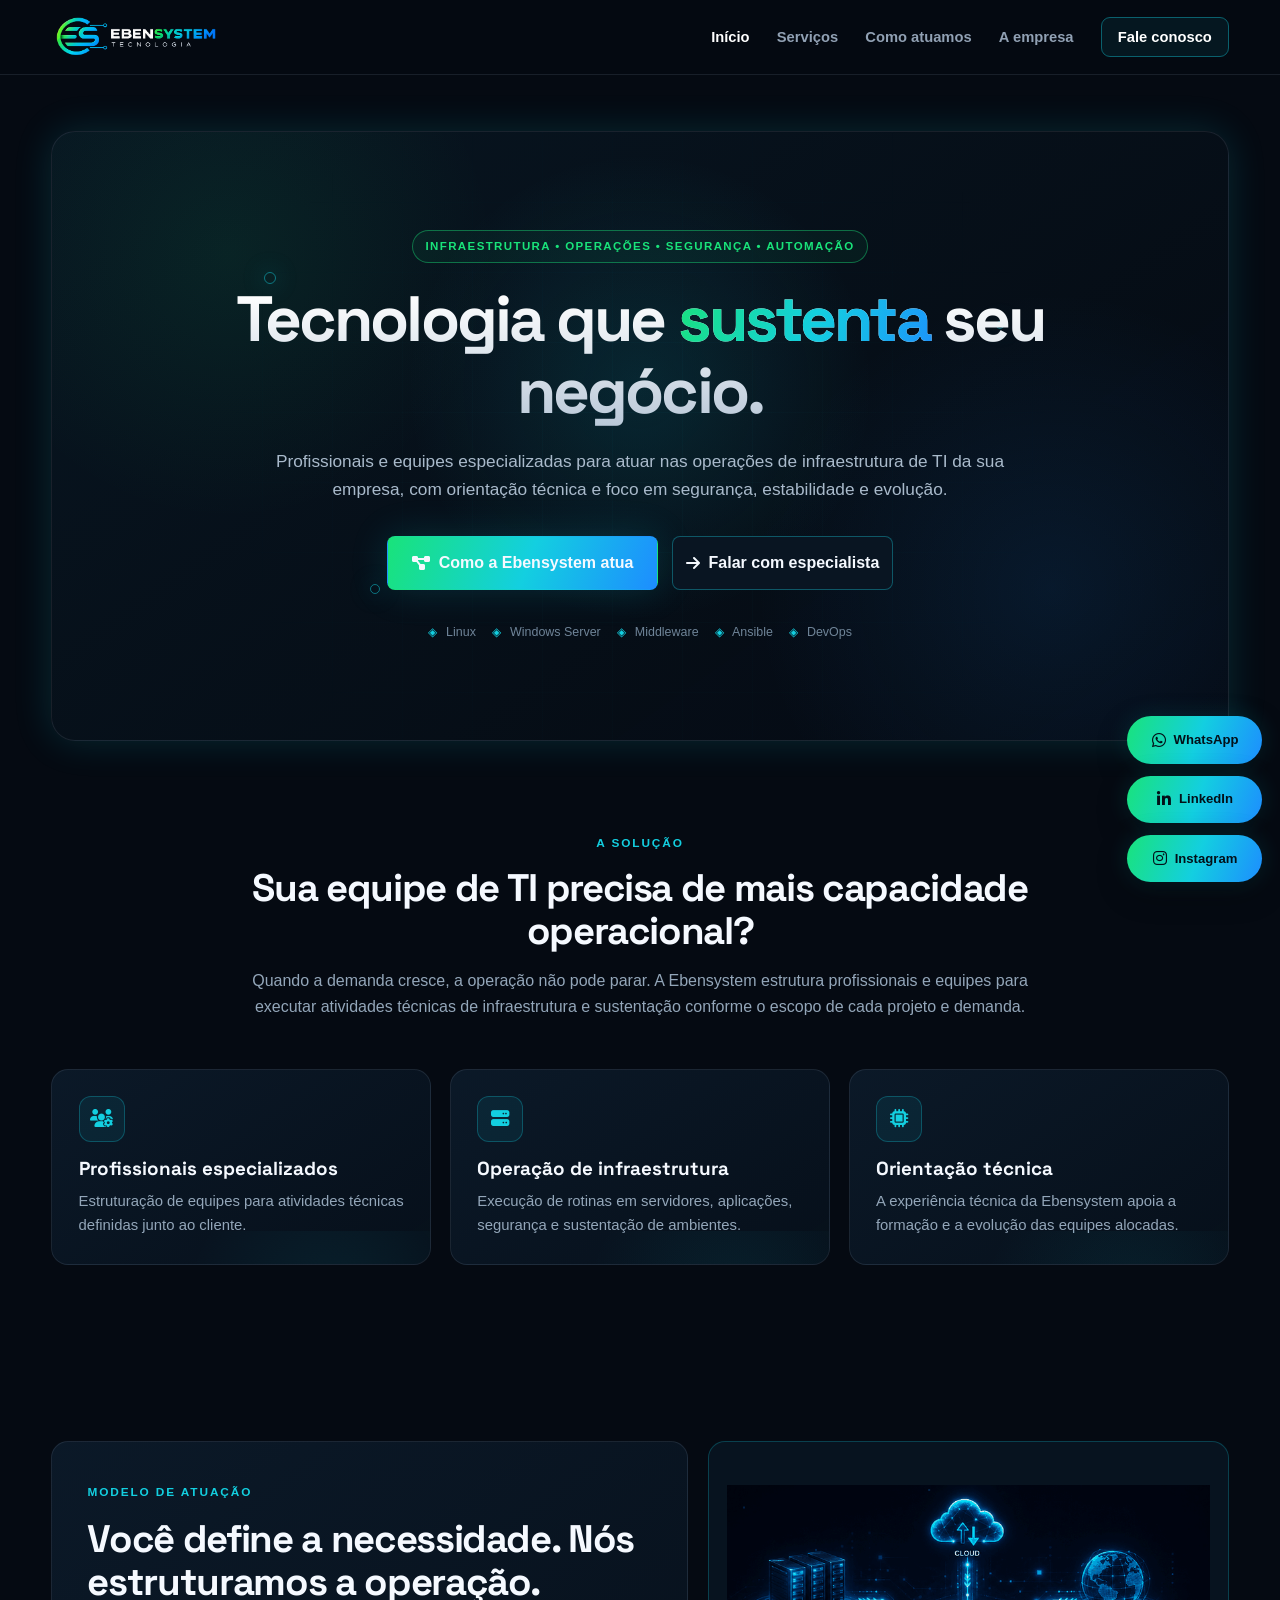
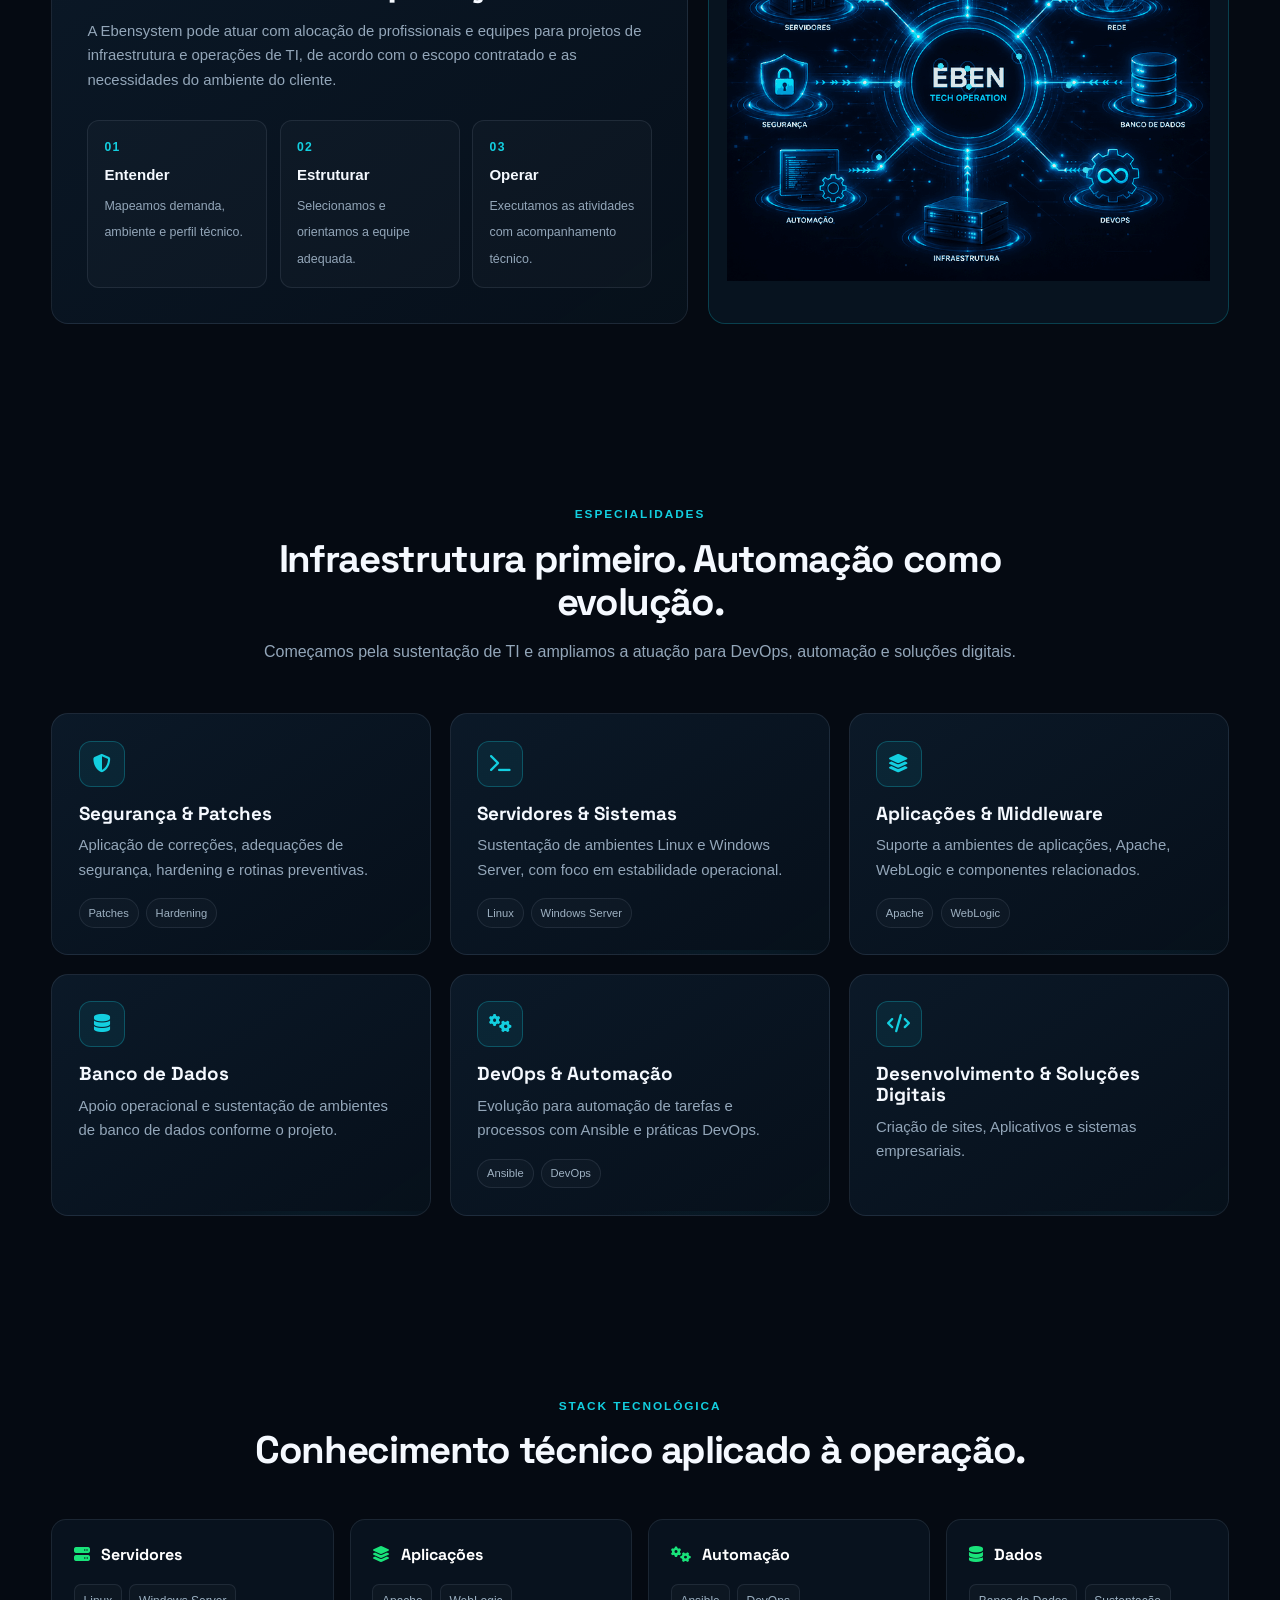
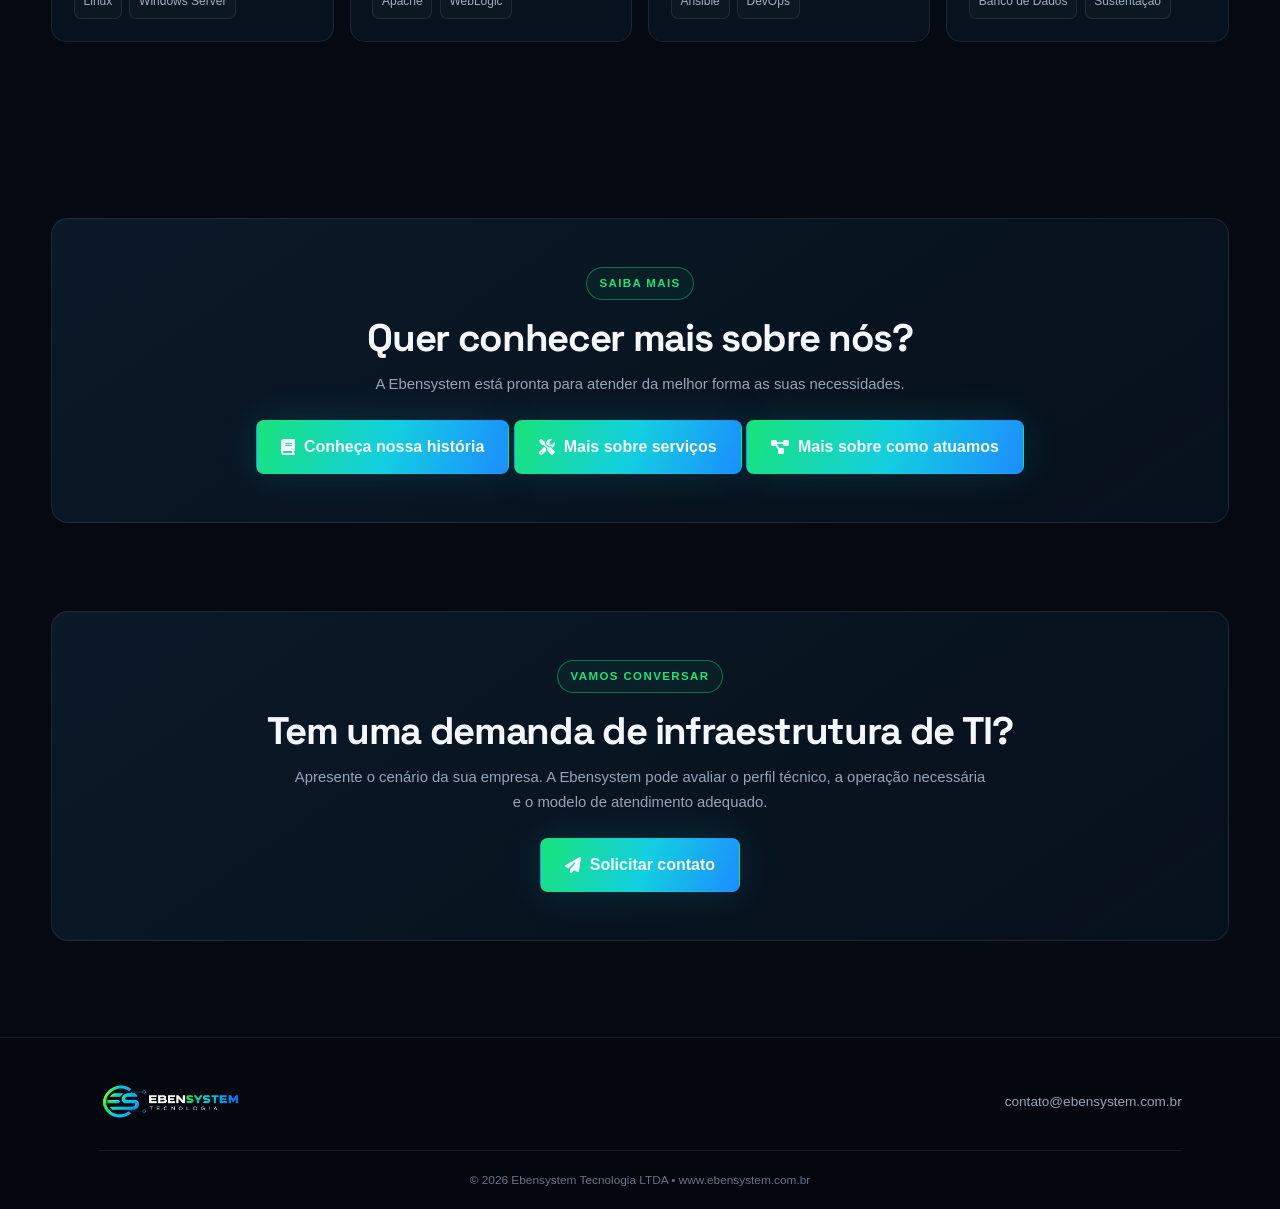
<file: index.html>
<!DOCTYPE html>
<html lang="pt-BR">
 <head>
  <meta charset="utf-8"/>
  <meta content="width=device-width, initial-scale=1.0" name="viewport"/>
  <meta name="google-site-verification" content="sRp_3C20wmaC_Twzz2tWhQx3YRv1NlEAtKKwWZ_OM18" />
  <meta content="Ebensystem Tecnologia &mdash; profissionais e equipes especializadas para opera&ccedil;&otilde;es de infraestrutura, seguran&ccedil;a, servidores, aplica&ccedil;&otilde;es e automa&ccedil;&atilde;o de TI." name="description"/>
  <title>
   Ebensystem Tecnologia | Infraestrutura e Opera&ccedil;&otilde;es de TI
  </title>
  <link href="css/style.css" rel="stylesheet"/>
  <link href="https://cdnjs.cloudflare.com/ajax/libs/font-awesome/6.4.0/css/all.min.css" rel="stylesheet"/>
 </head>
 <body>
  <header>
   <a class="logo-container" href="./">
    <img alt="Ebensystem Tecnologia" class="logo-img" src="img/logo.png"/>
   </a>
   <button aria-expanded="false" aria-label="Abrir menu" class="menu-toggle" type="button">
    <i class="fa-solid fa-bars">
    </i>
   </button>
   <nav>
    <ul>
     <li>
      <a aria-current="page" class="active" href="./">
       In&iacute;cio
      </a>
     </li>
     <li>
      <a href="./servicos/">
       Servi&ccedil;os
      </a>
     </li>
     <li>
      <a href="./clientes/">
       Como atuamos
      </a>
     </li>
     <li>
      <a href="./historia/">
       A empresa
      </a>
     </li>
     <li>
      <a class="nav-cta" href="./contato/">
       Fale conosco
      </a>
     </li>
    </ul>
   </nav>
  </header>
  <main>
   <section class="hero reveal">
    <div class="hero-grid">
    </div>
    <span class="hero-node node1">
    </span>
    <span class="hero-node node2">
    </span>
    <span class="hero-node node3">
    </span>
    <div class="hero-content">
     <span class="eyebrow">
      Infraestrutura &bull; Opera&ccedil;&otilde;es &bull; Seguran&ccedil;a &bull; Automa&ccedil;&atilde;o
     </span>
     <h1>
      Tecnologia que
      <span>
       sustenta
      </span>
      seu neg&oacute;cio.
     </h1>
     <p>
      Profissionais e equipes especializadas para atuar nas opera&ccedil;&otilde;es de infraestrutura de TI da sua empresa, com orienta&ccedil;&atilde;o t&eacute;cnica e foco em seguran&ccedil;a, estabilidade e evolu&ccedil;&atilde;o.
     </p>
     <div class="hero-actions">
      <a class="btn-primary" href="./clientes/">
       <i class="fa-solid fa-diagram-project">
       </i>
       Como a Ebensystem atua
      </a>
      <a class="btn-secondary" href="./contato/">
       <i class="fa-solid fa-arrow-right">
       </i>
       Falar com especialista
      </a>
     </div>
     <div class="hero-techline">
      <span>
       Linux
      </span>
      <span>
       Windows Server
      </span>
      <span>
       Middleware
      </span>
      <span>
       Ansible
      </span>
      <span>
       DevOps
      </span>
     </div>
    </div>
   </section>
   <section class="section">
    <div class="section-head">
     <span class="section-kicker">
      A Solução
     </span>
     <h2>
      Sua equipe de TI precisa de mais capacidade operacional?
     </h2>
     <p>
      Quando a demanda cresce, a opera&ccedil;&atilde;o n&atilde;o pode parar. A Ebensystem estrutura profissionais e equipes para executar atividades t&eacute;cnicas de infraestrutura e sustenta&ccedil;&atilde;o conforme o escopo de cada projeto e demanda.
     </p>
    </div>
    <div class="grid-3">
     <div class="card reveal">
      <div class="card-icon">
       <i class="fa-solid fa-users-gear">
       </i>
      </div>
      <h3>
       Profissionais especializados
      </h3>
      <p>
       Estrutura&ccedil;&atilde;o de equipes para atividades t&eacute;cnicas definidas junto ao cliente.
      </p>
     </div>
     <div class="card reveal delay-1">
      <div class="card-icon">
       <i class="fa-solid fa-server">
       </i>
      </div>
      <h3>
       Opera&ccedil;&atilde;o de infraestrutura
      </h3>
      <p>
       Execu&ccedil;&atilde;o de rotinas em servidores, aplica&ccedil;&otilde;es, seguran&ccedil;a e sustenta&ccedil;&atilde;o de ambientes.
      </p>
     </div>
     <div class="card reveal delay-2">
      <div class="card-icon">
       <i class="fa-solid fa-microchip">
       </i>
      </div>
      <h3>
       Orienta&ccedil;&atilde;o t&eacute;cnica
      </h3>
      <p>
       A experi&ecirc;ncia t&eacute;cnica da Ebensystem apoia a forma&ccedil;&atilde;o e a evolu&ccedil;&atilde;o das equipes alocadas.
      </p>
     </div>
    </div>
   </section>
   <section class="section" id="modelo">
    <div class="model">
     <div class="card model-main">
      <span class="section-kicker">
       Modelo de atua&ccedil;&atilde;o
      </span>
      <h2>
       Voc&ecirc; define a necessidade. N&oacute;s estruturamos a opera&ccedil;&atilde;o.
      </h2>
      <p>
       A Ebensystem pode atuar com aloca&ccedil;&atilde;o de profissionais e equipes para projetos de infraestrutura e opera&ccedil;&otilde;es de TI, de acordo com o escopo contratado e as necessidades do ambiente do cliente.
      </p>
      <div class="model-steps">
       <div class="step">
        <b>
         01
        </b>
        <strong>
         Entender
        </strong>
        <span>
         Mapeamos demanda, ambiente e perfil t&eacute;cnico.
        </span>
       </div>
       <div class="step">
        <b>
         02
        </b>
        <strong>
         Estruturar
        </strong>
        <span>
         Selecionamos e orientamos a equipe adequada.
        </span>
       </div>
       <div class="step">
        <b>
         03
        </b>
        <strong>
         Operar
        </strong>
        <span>
         Executamos as atividades com acompanhamento t&eacute;cnico.
        </span>
       </div>
      </div>
     </div>
     <div class="tech-panel" style="display:flex;align-items:center;justify-content:center;overflow:hidden;padding:18px;box-sizing:border-box;">

      <img

       src="img/ebensystem-tech-operation-8s.gif"

       alt="Ebensystem Tech Operation"

       style="display:block;width:100%;height:100%;max-width:100%;max-height:100%;object-fit:contain;object-position:center;border-radius:16px;"

      />

     </div>
    </div>
   </section>
   <section class="section">
    <div class="section-head">
     <span class="section-kicker">
      Especialidades
     </span>
     <h2>
      Infraestrutura primeiro. Automa&ccedil;&atilde;o como evolu&ccedil;&atilde;o.
     </h2>
     <p>
      Come&ccedil;amos pela sustenta&ccedil;&atilde;o de TI e ampliamos a atua&ccedil;&atilde;o para DevOps, automa&ccedil;&atilde;o e solu&ccedil;&otilde;es digitais.
     </p>
    </div>
    <div class="grid-3">
     <div class="card">
      <div class="card-icon">
       <i class="fa-solid fa-shield-halved">
       </i>
      </div>
      <h3>
       Seguran&ccedil;a &amp; Patches
      </h3>
      <p>
       Aplica&ccedil;&atilde;o de corre&ccedil;&otilde;es, adequa&ccedil;&otilde;es de seguran&ccedil;a, hardening e rotinas preventivas.
      </p>
      <div class="tech-badge-list">
       <span class="tech-badge">
        Patches
       </span>
       <span class="tech-badge">
        Hardening
       </span>
      </div>
     </div>
     <div class="card">
      <div class="card-icon">
       <i class="fa-solid fa-terminal">
       </i>
      </div>
      <h3>
       Servidores &amp; Sistemas
      </h3>
      <p>
       Sustenta&ccedil;&atilde;o de ambientes Linux e Windows Server, com foco em estabilidade operacional.
      </p>
      <div class="tech-badge-list">
       <span class="tech-badge">
        Linux
       </span>
       <span class="tech-badge">
        Windows Server
       </span>
      </div>
     </div>
     <div class="card">
      <div class="card-icon">
       <i class="fa-solid fa-layer-group">
       </i>
      </div>
      <h3>
       Aplica&ccedil;&otilde;es &amp; Middleware
      </h3>
      <p>
       Suporte a ambientes de aplica&ccedil;&otilde;es, Apache, WebLogic e componentes relacionados.
      </p>
      <div class="tech-badge-list">
       <span class="tech-badge">
        Apache
       </span>
       <span class="tech-badge">
        WebLogic
       </span>
      </div>
     </div>
     <div class="card">
      <div class="card-icon">
       <i class="fa-solid fa-database">
       </i>
      </div>
      <h3>
       Banco de Dados
      </h3>
      <p>
       Apoio operacional e sustenta&ccedil;&atilde;o de ambientes de banco de dados conforme o projeto.
      </p>
     </div>
     <div class="card">
      <div class="card-icon">
       <i class="fa-solid fa-gears">
       </i>
      </div>
      <h3>
       DevOps &amp; Automa&ccedil;&atilde;o
      </h3>
      <p>
       Evolu&ccedil;&atilde;o para automa&ccedil;&atilde;o de tarefas e processos com Ansible e pr&aacute;ticas DevOps.
      </p>
      <div class="tech-badge-list">
       <span class="tech-badge">
        Ansible
       </span>
       <span class="tech-badge">
        DevOps
       </span>
      </div>
     </div>
      <a href="../produtos/" class="card" style="display:block; text-decoration:none; color:inherit;">
      <div class="card-icon">
        <i class="fa-solid fa-code"></i>
      </div>
      <h3>
        Desenvolvimento &amp; Soluções Digitais
      </h3>
      <p>
        Criação de sites, Aplicativos e sistemas empresariais.
      </p>
     </a>
     </div>
    </div>
   </section>
   <section class="section">
    <div class="section-head">
     <span class="section-kicker">
      Stack tecnol&oacute;gica
     </span>
     <h2>
      Conhecimento t&eacute;cnico aplicado &agrave; opera&ccedil;&atilde;o.
     </h2>
    </div>
    <div class="tech-stack">
     <div class="tech-category">
      <h4>
       <i class="fa-solid fa-server">
       </i>
       Servidores
      </h4>
      <div class="tech-list">
       <span class="tech-item">
        Linux
       </span>
       <span class="tech-item">
        Windows Server
       </span>
      </div>
     </div>
     <div class="tech-category">
      <h4>
       <i class="fa-solid fa-layer-group">
       </i>
       Aplica&ccedil;&otilde;es
      </h4>
      <div class="tech-list">
       <span class="tech-item">
        Apache
       </span>
       <span class="tech-item">
        WebLogic
       </span>
      </div>
     </div>
     <div class="tech-category">
      <h4>
       <i class="fa-solid fa-gears">
       </i>
       Automa&ccedil;&atilde;o
      </h4>
      <div class="tech-list">
       <span class="tech-item">
        Ansible
       </span>
       <span class="tech-item">
        DevOps
       </span>
      </div>
     </div>
     <div class="tech-category">
      <h4>
       <i class="fa-solid fa-database">
       </i>
       Dados
      </h4>
      <div class="tech-list">
       <span class="tech-item">
        Banco de Dados
       </span>
       <span class="tech-item">
        Sustenta&ccedil;&atilde;o
       </span>
      </div>
     </div>
    </div>
   </section>
   <section class="section">
    <div class="card" style="text-align:center;padding:3rem 1.5rem">
     <span class="tech-tag">
      SAIBA MAIS
     </span>
     <h2 style="margin:1rem 0 .8rem">
      Quer conhecer mais sobre nós?
     </h2>
     <p class="muted" style="max-width:700px;margin:0 auto 1.5rem">
      A Ebensystem está pronta para atender da melhor forma as suas necessidades.
     </p>
     <a class="btn-primary" href="./historia/">
      <i class="fa-solid fa-book"></i>
      </i>
      Conheça nossa história
     </a>
       </a>
       <a class="btn-primary" href="./servicos/">
       <i class="fa-solid fa-screwdriver-wrench"></i>
       </i> 
       Mais sobre serviços
      </a>
       <a class="btn-primary" href="./clientes/">
       <i class="fa-solid fa-diagram-project">
       </i>
       Mais sobre como atuamos
      </a>
    </div>
    
   </section>

   </div>
    <div class="card" style="text-align:center;padding:3rem 1.5rem">
        <span class="tech-tag">
      VAMOS CONVERSAR
     </span>
     <h2 style="margin:1rem 0 .8rem">
      Tem uma demanda de infraestrutura de TI?
     </h2>
     <p class="muted" style="max-width:700px;margin:0 auto 1.5rem">
      Apresente o cen&aacute;rio da sua empresa. A Ebensystem pode avaliar o perfil t&eacute;cnico, a opera&ccedil;&atilde;o necess&aacute;ria e o modelo de atendimento adequado.
     </p>
     <a class="btn-primary" href="./contato/">
      <i class="fa-solid fa-paper-plane">
      </i>
      Solicitar contato
     </a>
      </a>
    </div>
    
  </main>
  <footer>
   <div class="footer-content">
    <a class="logo-container" href="./">
     <img alt="Ebensystem Tecnologia" class="logo-img" src="img/logo.png"/>
    </a>
    <p class="footer-mail">
     contato@ebensystem.com.br
    </p>
   </div>
   <div class="footer-bottom">
    &copy; 2026 Ebensystem Tecnologia LTDA &bull; www.ebensystem.com.br
   </div>
  </footer>

<!-- BOTÕES FLUTUANTES -->
<div class="botoes-flutuantes">

  <!-- WhatsApp -->
  <a
    class="btn-flutuante btn-whatsapp"
    href="https://wa.me/5551997706395"
    target="_blank"
    rel="noopener noreferrer"
    title="Falar com a Ebensystem pelo WhatsApp"
    aria-label="WhatsApp da Ebensystem"
  >
    <i class="fa-brands fa-whatsapp"></i>
    <span>WhatsApp</span>
  </a>

  <!-- LinkedIn -->
  <a
    class="btn-flutuante btn-linkedin"
    href="https://www.linkedin.com/company/ebensystem/"
    target="_blank"
    rel="noopener noreferrer"
    title="Siga a Ebensystem no LinkedIn"
    aria-label="LinkedIn da Ebensystem"
  >
    <i class="fa-brands fa-linkedin-in"></i>
    <span>LinkedIn</span>
  </a>

  <!-- Instagram -->
  <a
    class="btn-flutuante btn-instagram"
    href="https://www.instagram.com/ebensystem/"
    target="_blank"
    rel="noopener noreferrer"
    title="Siga a Ebensystem no Instagram"
    aria-label="Instagram da Ebensystem"
  >
    <i class="fa-brands fa-instagram"></i>
    <span>Instagram</span>
  </a>

</div>

<script src="app.js"></script>

</body>
</html>
</file>
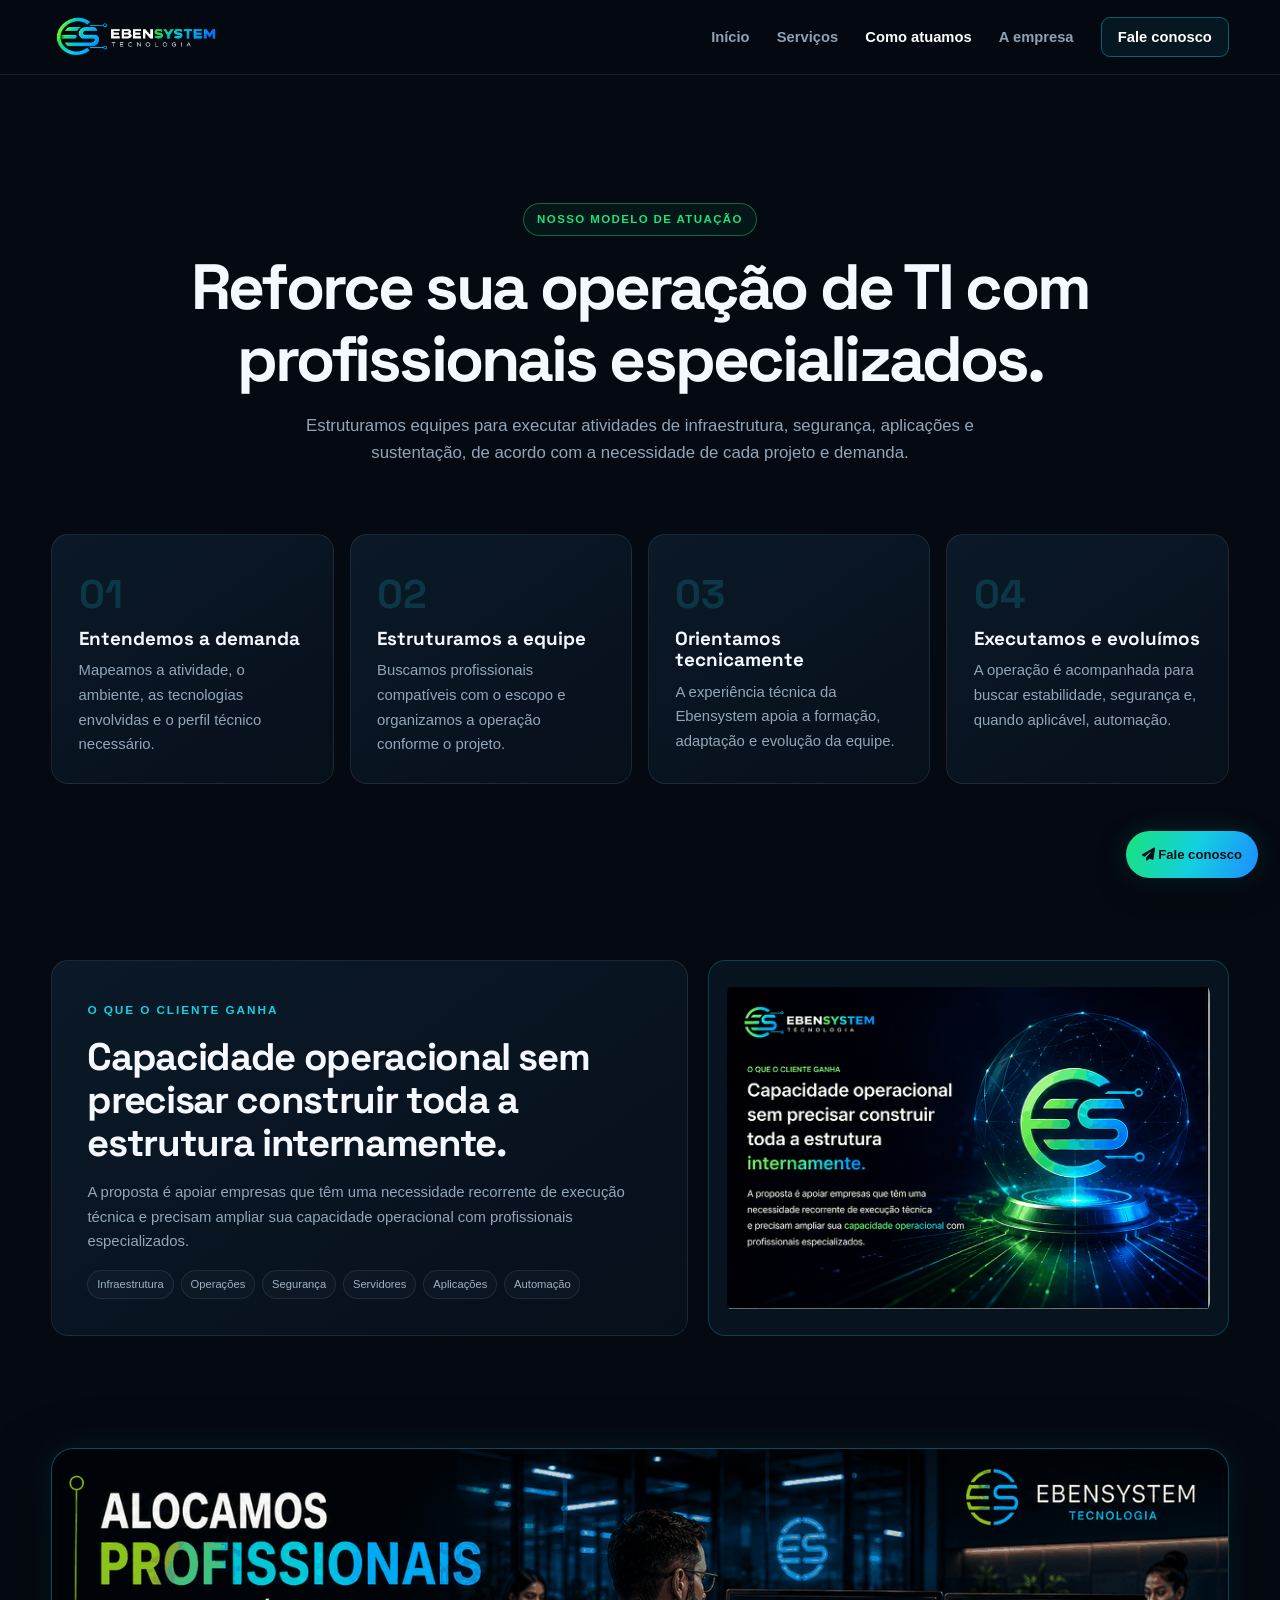
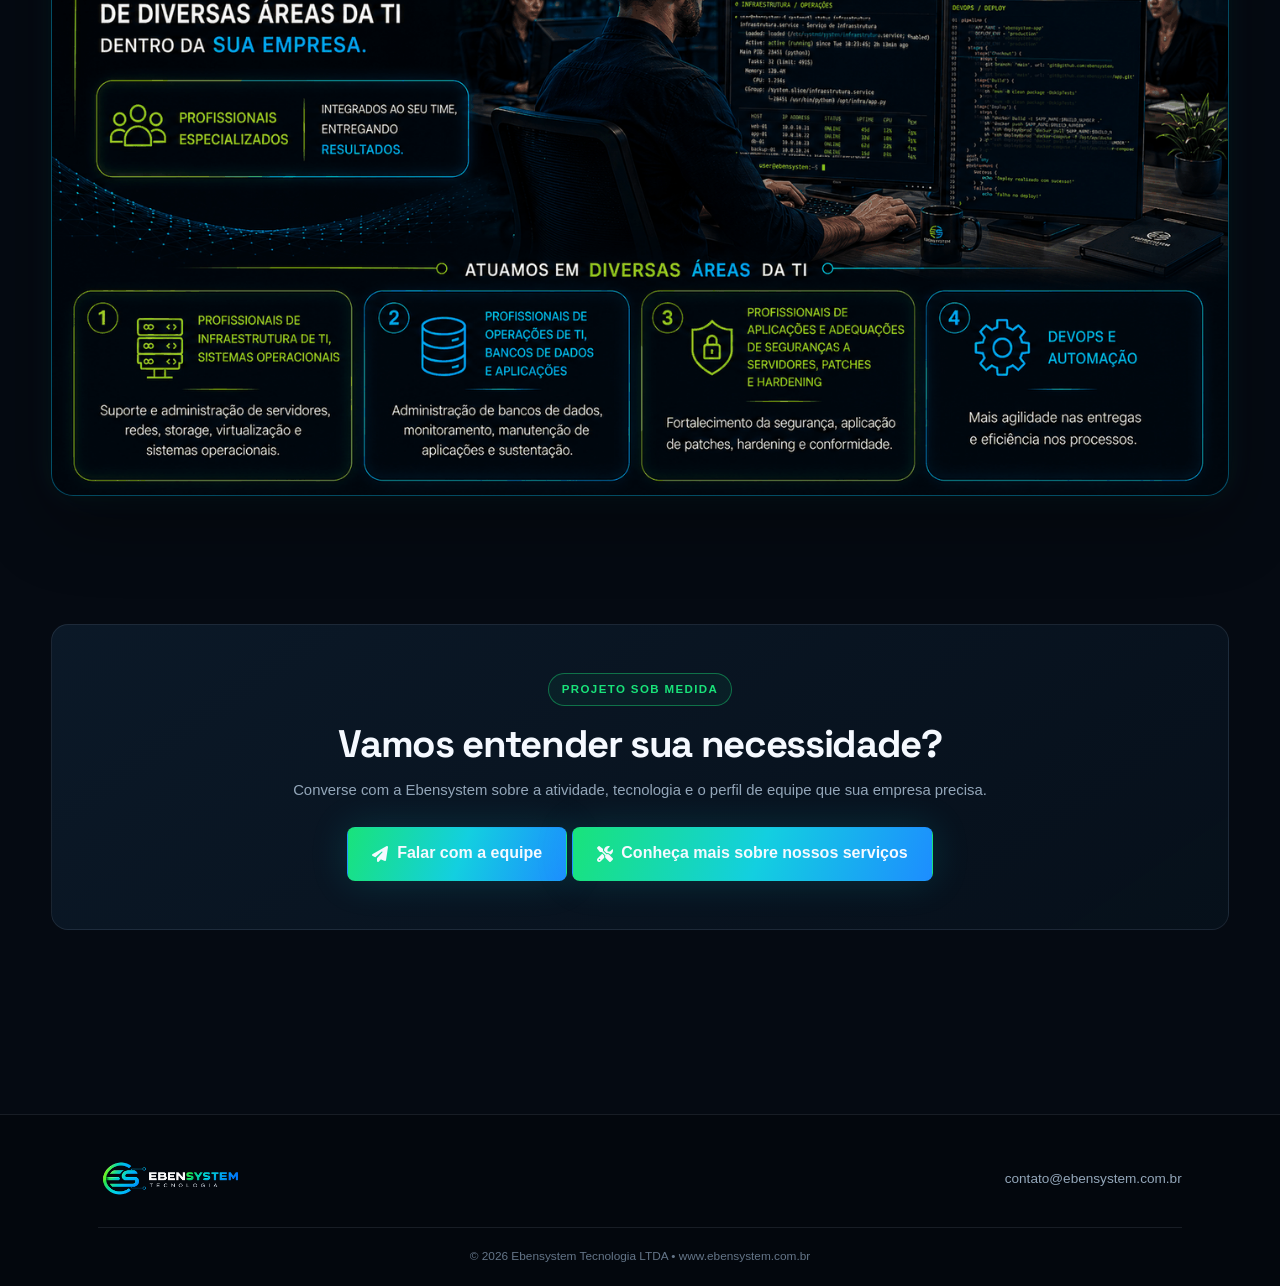
<file: clientes/index.html>
<!DOCTYPE html>

<html lang="pt-BR">

<head>

  <meta charset="utf-8"/>

  <meta
    content="width=device-width, initial-scale=1.0"
    name="viewport"
  />

  <meta
    content="Como a Ebensystem estrutura profissionais e equipes para opera&ccedil;&otilde;es de infraestrutura de TI."
    name="description"
  />

  <title>
    Ebensystem Tecnologia | Como Atuamos
  </title>

  <link
    href="../css/style.css"
    rel="stylesheet"
  />

  <link
    href="https://cdnjs.cloudflare.com/ajax/libs/font-awesome/6.4.0/css/all.min.css"
    rel="stylesheet"
  />

</head>


<body>


  <!-- ========================================
       CABEÇALHO
  ========================================= -->

  <header>

    <a class="logo-container" href="../">

      <img
        alt="Ebensystem Tecnologia"
        class="logo-img"
        src="../img/logo.png"
      />

    </a>


    <button
      aria-expanded="false"
      aria-label="Abrir menu"
      class="menu-toggle"
      type="button"
    >

      <i class="fa-solid fa-bars"></i>

    </button>


    <nav>

      <ul>

        <li>

          <a href="../">
            In&iacute;cio
          </a>

        </li>


        <li>

          <a href="../servicos/">
            Servi&ccedil;os
          </a>

        </li>


        <li>

          <a
            aria-current="page"
            class="active"
            href="../clientes/"
          >
            Como atuamos
          </a>

        </li>


        <li>

          <a href="../historia/">
            A empresa
          </a>

        </li>


        <li>

          <a
            class="nav-cta"
            href="../contato/"
          >
            Fale conosco
          </a>

        </li>

      </ul>

    </nav>

  </header>



  <!-- ========================================
       CONTEÚDO PRINCIPAL
  ========================================= -->

  <main>



    <!-- ========================================
         HERO
    ========================================= -->

    <section class="page-hero">

      <span class="eyebrow">
        Nosso modelo de atua&ccedil;&atilde;o
      </span>


      <h1>
        Reforce sua opera&ccedil;&atilde;o de TI com profissionais especializados.
      </h1>


      <p>
        Estruturamos equipes para executar atividades de infraestrutura,
        seguran&ccedil;a, aplica&ccedil;&otilde;es e sustenta&ccedil;&atilde;o,
        de acordo com a necessidade de cada projeto e demanda.
      </p>

    </section>



    <!-- ========================================
         ETAPAS DO MODELO
    ========================================= -->

    <section
      class="section"
      style="padding-top:1rem"
    >

      <div class="timeline">


        <!-- ETAPA 01 -->

        <div class="card">

          <div class="num">
            01
          </div>

          <h3>
            Entendemos a demanda
          </h3>

          <p>
            Mapeamos a atividade, o ambiente, as tecnologias envolvidas
            e o perfil t&eacute;cnico necess&aacute;rio.
          </p>

        </div>



        <!-- ETAPA 02 -->

        <div class="card">

          <div class="num">
            02
          </div>

          <h3>
            Estruturamos a equipe
          </h3>

          <p>
            Buscamos profissionais compat&iacute;veis com o escopo
            e organizamos a opera&ccedil;&atilde;o conforme o projeto.
          </p>

        </div>



        <!-- ETAPA 03 -->

        <div class="card">

          <div class="num">
            03
          </div>

          <h3>
            Orientamos tecnicamente
          </h3>

          <p>
            A experi&ecirc;ncia t&eacute;cnica da Ebensystem apoia
            a forma&ccedil;&atilde;o, adapta&ccedil;&atilde;o
            e evolu&ccedil;&atilde;o da equipe.
          </p>

        </div>



        <!-- ETAPA 04 -->

        <div class="card">

          <div class="num">
            04
          </div>

          <h3>
            Executamos e evolu&iacute;mos
          </h3>

          <p>
            A opera&ccedil;&atilde;o &eacute; acompanhada para buscar
            estabilidade, seguran&ccedil;a e, quando aplic&aacute;vel,
            automa&ccedil;&atilde;o.
          </p>

        </div>


      </div>

    </section>



    <!-- ========================================
         O QUE O CLIENTE GANHA + GIF
    ========================================= -->

    <section class="section">

      <div class="model">


        <!-- LADO ESQUERDO -->

        <div class="card model-main">

          <span class="section-kicker">
            O que o cliente ganha
          </span>


          <h2>
            Capacidade operacional sem precisar construir toda a estrutura internamente.
          </h2>


          <p>
            A proposta &eacute; apoiar empresas que t&ecirc;m uma
            necessidade recorrente de execu&ccedil;&atilde;o t&eacute;cnica
            e precisam ampliar sua capacidade operacional com
            profissionais especializados.
          </p>


          <div class="tech-badge-list">

            <span class="tech-badge">
              Infraestrutura
            </span>

            <span class="tech-badge">
              Opera&ccedil;&otilde;es
            </span>

            <span class="tech-badge">
              Seguran&ccedil;a
            </span>

            <span class="tech-badge">
              Servidores
            </span>

            <span class="tech-badge">
              Aplica&ccedil;&otilde;es
            </span>

            <span class="tech-badge">
              Automa&ccedil;&atilde;o
            </span>

          </div>

        </div>



        <!-- ====================================
             LADO DIREITO - EBEN TECH OPERATION
        ===================================== -->

        <div
          class="tech-panel"
          style="
            display:flex;
            align-items:center;
            justify-content:center;
            overflow:hidden;
            padding:18px;
            box-sizing:border-box;
          "
        >

          <img
            src="../img/gif-page.gif"
            alt="Ebensystem Tech Operation"
            style="
              display:block;
              width:100%;
              height:100%;
              max-width:100%;
              max-height:100%;
              object-fit:contain;
              object-position:center;
              border-radius:16px;
            "
          />

        </div>


      </div>

    </section>



    <!-- ========================================
         NOVO BANNER ANIMADO
         ALOCAÇÃO DE PROFISSIONAIS DE TI
    ========================================= -->

    <section
      class="section reveal"
      style="
        padding-top:1.5rem;
        padding-bottom:2.5rem;
      "
    >

      <div
        style="
          width:100%;
          max-width:1400px;
          margin:0 auto;
          position:relative;
          overflow:hidden;
          border-radius:22px;

          background:
            linear-gradient(
              135deg,
              rgba(4,15,27,.98),
              rgba(4,24,39,.98)
            );

          border:
            1px solid rgba(0,210,255,.30);

          box-shadow:
            0 25px 70px rgba(0,0,0,.40),
            0 0 35px rgba(0,200,255,.07),
            0 0 20px rgba(80,255,70,.04);

          box-sizing:border-box;
        "
      >

        <img
          src="../img/banner-site.gif"
          alt="Ebensystem Tecnologia - Profissionais especializados de TI"
          loading="lazy"
          style="
            display:block;
            width:100%;
            height:auto;
            max-width:100%;
            object-fit:contain;
            object-position:center;
            border-radius:22px;
          "
        />

      </div>

    </section>



    <!-- ========================================
         CHAMADA PARA CONTATO
    ========================================= -->

    <section class="section">

      <div
        class="card"
        style="
          text-align:center;
          padding:3rem 1.5rem;
        "
      >

        <span class="tech-tag">
          PROJETO SOB MEDIDA
        </span>


        <h2 style="margin:1rem 0 .8rem">
          Vamos entender sua necessidade?
        </h2>


        <p
          class="muted"
          style="
            max-width:700px;
            margin:0 auto 1.5rem;
          "
        >

          Converse com a Ebensystem sobre a atividade,
          tecnologia e o perfil de equipe que sua empresa precisa.

        </p>



        <!-- BOTÃO CONTATO -->

        <a
          class="btn-primary"
          href="../contato/"
        >

          <i class="fa-solid fa-paper-plane"></i>

          Falar com a equipe

        </a>



        <!-- BOTÃO SERVIÇOS -->

        <a
          class="btn-primary"
          href="../servicos/"
        >

          <i class="fa-solid fa-screwdriver-wrench"></i>

          Conhe&ccedil;a mais sobre nossos servi&ccedil;os

        </a>


      </div>

    </section>


  </main>



  <!-- ========================================
       RODAPÉ
  ========================================= -->

  <footer>

    <div class="footer-content">

      <a
        class="logo-container"
        href="../"
      >

        <img
          alt="Ebensystem Tecnologia"
          class="logo-img"
          src="../img/logo.png"
        />

      </a>


      <p class="footer-mail">
        contato@ebensystem.com.br
      </p>

    </div>


    <div class="footer-bottom">

      &copy; 2026 Ebensystem Tecnologia LTDA
      &bull;
      www.ebensystem.com.br

    </div>

  </footer>



  <!-- ========================================
       BOTÃO FLUTUANTE
  ========================================= -->

  <a
    class="btn-flutuante"
    href="../contato/"
    title="Falar com a Ebensystem"
  >

    <i class="fa-solid fa-paper-plane"></i>

    <span>
      Fale conosco
    </span>

  </a>



  <!-- ========================================
       JAVASCRIPT
  ========================================= -->

  <script src="../app.js"></script>


</body>

</html>
</file>
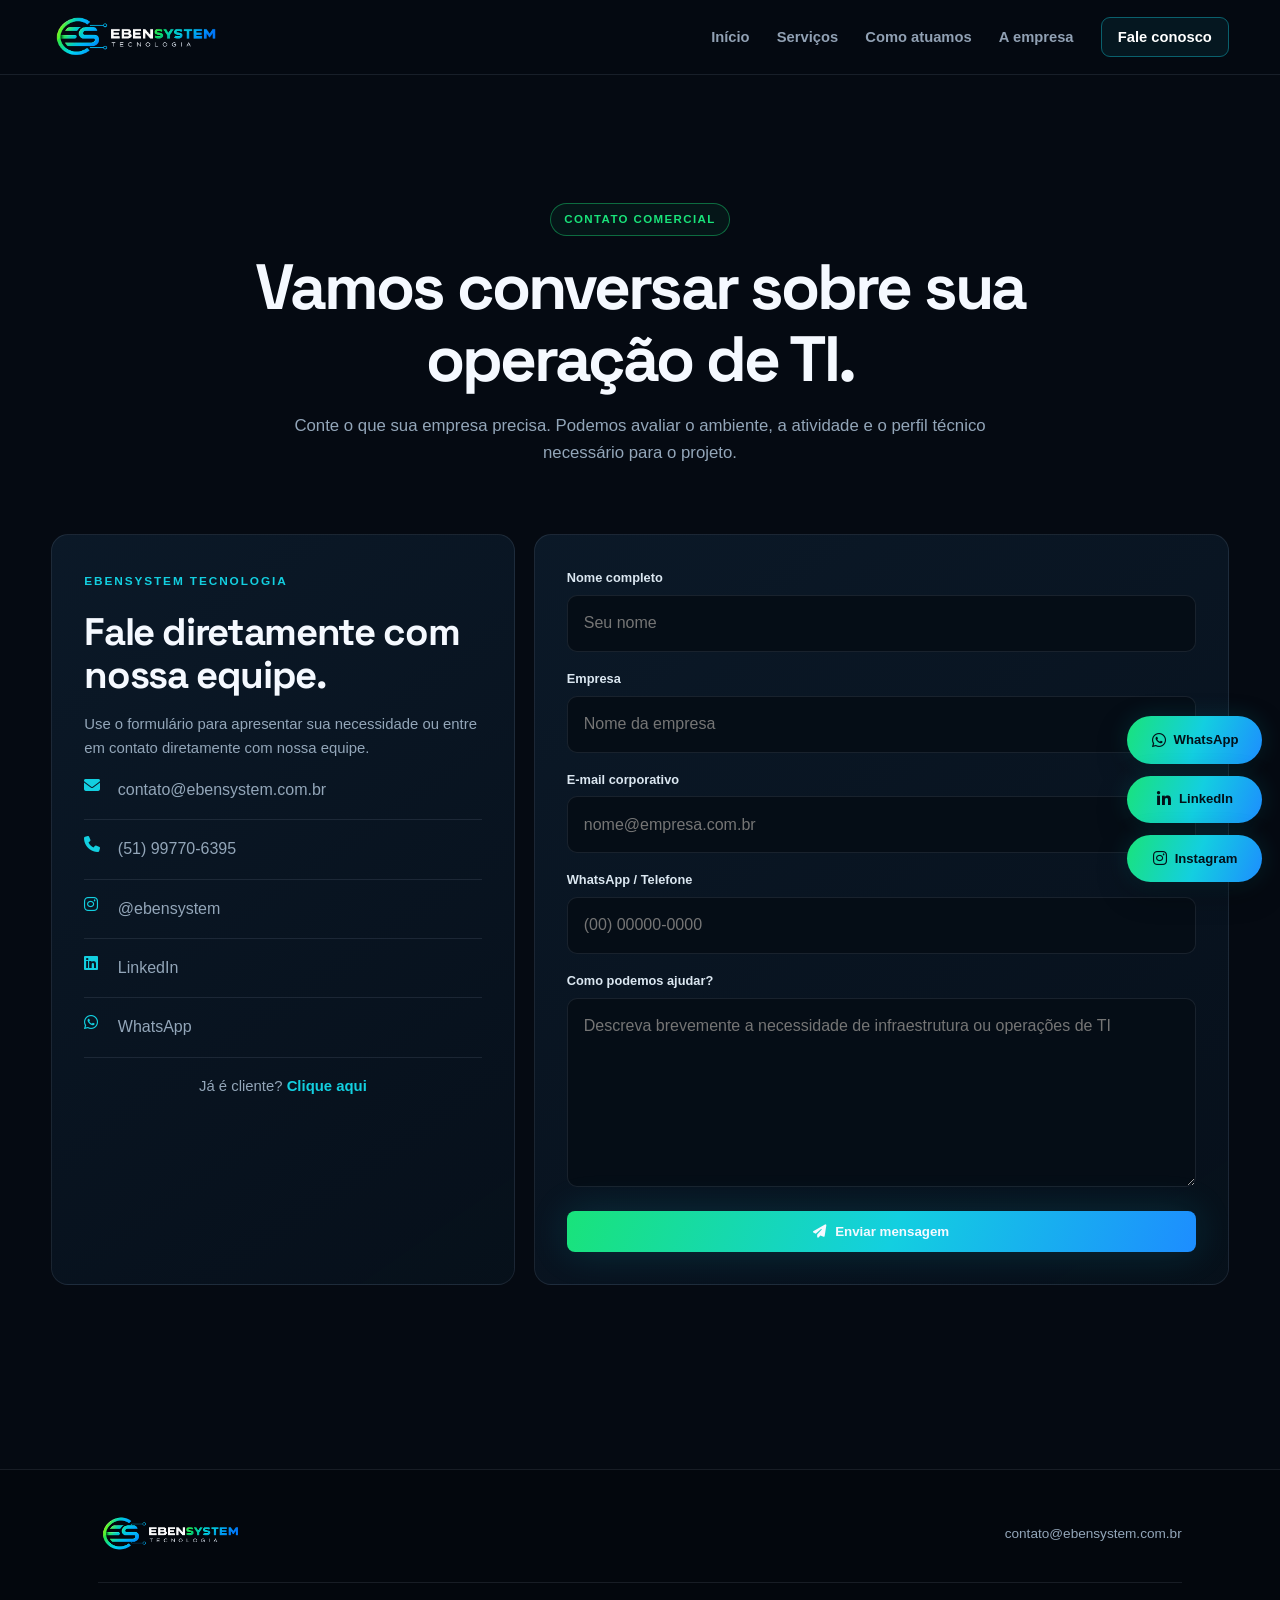
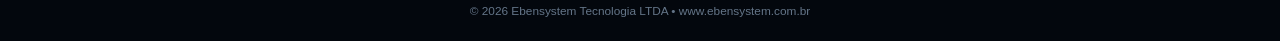
<file: contato/index.html>
<!DOCTYPE html>
<html lang="pt-BR">
 <head>
  <meta charset="utf-8"/>
  <meta content="width=device-width, initial-scale=1.0" name="viewport"/>
  <meta content="Entre em contato com a Ebensystem Tecnologia para demandas de infraestrutura e opera&ccedil;&otilde;es de TI." name="description"/>
  <title>
   Ebensystem Tecnologia | Contato
  </title>

  <link href="../css/style.css" rel="stylesheet"/>
  <link href="../css/auth.css" rel="stylesheet"/>

  <link
   href="https://cdnjs.cloudflare.com/ajax/libs/font-awesome/6.4.0/css/all.min.css"
   rel="stylesheet"
  />
 </head>

 <body>

  <header>

   <a class="logo-container" href="../">
    <img
     alt="Ebensystem Tecnologia"
     class="logo-img"
     src="../img/logo.png"
    />
   </a>

   <button
    aria-expanded="false"
    aria-label="Abrir menu"
    class="menu-toggle"
    type="button"
   >
    <i class="fa-solid fa-bars"></i>
   </button>

   <nav>
    <ul>

     <li>
      <a href="../">
       In&iacute;cio
      </a>
     </li>

     <li>
      <a href="../servicos/">
       Servi&ccedil;os
      </a>
     </li>

     <li>
      <a href="../clientes/">
       Como atuamos
      </a>
     </li>

     <li>
      <a href="../historia/">
       A empresa
      </a>
     </li>

     <li>
      <a
       aria-current="page"
       class="active nav-cta"
       href="../contato/"
      >
       Fale conosco
      </a>
     </li>

    </ul>
   </nav>

  </header>


  <main>

   <section class="page-hero">

    <span class="eyebrow">
     Contato comercial
    </span>

    <h1>
     Vamos conversar sobre sua opera&ccedil;&atilde;o de TI.
    </h1>

    <p>
     Conte o que sua empresa precisa. Podemos avaliar o ambiente,
     a atividade e o perfil t&eacute;cnico necess&aacute;rio para o projeto.
    </p>

   </section>


   <section class="section" style="padding-top:1rem">

    <div class="contact-grid">

     <!-- ===============================
          INFORMAÇÕES DE CONTATO
     ================================ -->

<div class="card contact-info">

  <span class="section-kicker">
    Ebensystem Tecnologia
  </span>

  <h2>
    Fale diretamente com nossa equipe.
  </h2>

  <p class="muted">
    Use o formulário para apresentar sua necessidade
    ou entre em contato diretamente com nossa equipe.
  </p>

  <!-- E-MAIL -->
  <div class="contact-item">
    <i class="fa-solid fa-envelope"></i>
    <span><a href="mailto:contato@ebensystem.com.br">contato@ebensystem.com.br</a></span>
  </div>

  <!-- TELEFONE -->
  <div class="contact-item">
    <i class="fa-solid fa-phone"></i>
    <span><a href="tel:+5551997706395">(51) 99770-6395</a></span>
  </div>

  <!-- INSTAGRAM -->
  <div class="contact-item">
    <i class="fa-brands fa-instagram"></i>
    <span><a href="https://www.instagram.com/ebensystem/" target="_blank" rel="noopener noreferrer">@ebensystem</a></span>
  </div>

  <!-- LINKEDIN -->
  <div class="contact-item">
    <i class="fa-brands fa-linkedin"></i>
    <span><a href="https://www.linkedin.com/company/ebensystem/" target="_blank" rel="noopener noreferrer" title="LinkedIn da Ebensystem">LinkedIn</a></span>
  </div>

  <!-- WHATSAPP -->
  <div class="contact-item">
    <i class="fa-brands fa-whatsapp"></i>
    <span><a href="https://wa.me/5551997706395" target="_blank" rel="noopener noreferrer">WhatsApp</a></span>
  </div>

  <!-- LOGIN CLIENTE -->
  <div class="cliente-area">
    <p style="margin-top:1rem">Já é cliente? <a href="#" id="show-login" aria-controls="login-form" aria-expanded="false">Clique aqui</a></p>
    
    <form id="login-form" onsubmit="return false" style="display:none; margin-top:1rem;">
      <input type="email" name="email" autocomplete="username" aria-label="Seu e-mail" placeholder="Seu e-mail" required class="input-field"/>
      <input type="password" name="senha" autocomplete="current-password" aria-label="Sua senha" placeholder="Sua senha" required class="input-field"/>
      <button type="submit" class="btn-secondary">Logar</button><p id="login-status" class="auth-status" role="status" aria-live="polite"></p><noscript>Ative o JavaScript para entrar.</noscript>
    </form>
  </div>

</div>



     <!-- ===============================
          FORMULÁRIO
     ================================ -->

     <div class="card form-card">

      <form id="contatoForm">

       <div class="field">

        <label for="nome">
         Nome completo
        </label>

        <input
         autocomplete="name"
         id="nome"
         name="nome"
         placeholder="Seu nome"
         required
         type="text"
        />

       </div>


       <div class="field">

        <label for="empresa">
         Empresa
        </label>

        <input
         autocomplete="organization"
         id="empresa"
         name="empresa"
         placeholder="Nome da empresa"
         required
         type="text"
        />

       </div>


       <div class="field">

        <label for="email">
         E-mail corporativo
        </label>

        <input
         autocomplete="email"
         id="email"
         name="email"
         placeholder="nome@empresa.com.br"
         required
         type="email"
        />

       </div>


       <div class="field">

        <label for="telefone">
         WhatsApp / Telefone
        </label>

        <input
         autocomplete="tel"
         id="telefone"
         name="telefone"
         placeholder="(00) 00000-0000"
         required
         type="tel"
        />

       </div>


       <div class="field">

        <label for="mensagemInput">
         Como podemos ajudar?
        </label>

        <textarea
         id="mensagemInput"
         name="mensagem"
         placeholder="Descreva brevemente a necessidade de infraestrutura ou opera&ccedil;&otilde;es de TI"
         required
         rows="6"
        ></textarea>

       </div>


       <button
        class="btn-primary"
        id="botaoEnviar"
        style="width:100%;border:0"
        type="submit"
       >

        <i class="fa-solid fa-paper-plane"></i>

        Enviar mensagem

       </button>


       <div
        id="mensagemStatus"
        style="
         display:none;
         margin-top:1rem;
         padding:1rem;
         border-radius:10px;
         text-align:center;
         font-size:.9rem;
        "
       >
       </div>

      </form>

     </div>

    </div>

   </section>

  </main>


  <!-- ===============================
       RODAPÉ
  ================================ -->

  <footer>

   <div class="footer-content">

    <a class="logo-container" href="../">

     <img
      alt="Ebensystem Tecnologia"
      class="logo-img"
      src="../img/logo.png"
     />

    </a>


    <p class="footer-mail">

     <a href="mailto:contato@ebensystem.com.br">
      contato@ebensystem.com.br
     </a>

    </p>

   </div>


   <div class="footer-bottom">

    &copy; 2026 Ebensystem Tecnologia LTDA
    &bull;
    www.ebensystem.com.br

   </div>

  </footer>


  <!-- ===============================
       BOTÕES FLUTUANTES
  ================================ -->

  <div class="botoes-flutuantes">


   <!-- WHATSAPP -->

   <a
    class="btn-flutuante btn-whatsapp"
    href="https://wa.me/5551997706395"
    target="_blank"
    rel="noopener noreferrer"
    title="Falar com a Ebensystem pelo WhatsApp"
   >

    <i class="fa-brands fa-whatsapp"></i>

    <span>
     WhatsApp
    </span>

   </a>

   <!-- LinkedIn -->
  <a
    class="btn-flutuante btn-linkedin"
    href="https://www.linkedin.com/company/ebensystem/"
    target="_blank"
    rel="noopener noreferrer"
    title="Siga a Ebensystem no LinkedIn"
    aria-label="LinkedIn da Ebensystem"
  >
    <i class="fa-brands fa-linkedin-in"></i>
    <span>LinkedIn</span>
  </a>


   <!-- INSTAGRAM -->

   <a
    class="btn-flutuante btn-instagram"
    href="https://www.instagram.com/ebensystem/"
    target="_blank"
    rel="noopener noreferrer"
    title="Siga a Ebensystem no Instagram"
   >

    <i class="fa-brands fa-instagram"></i>

    <span>
     Instagram
    </span>

   </a>

  </div>


  <!-- ===============================
       JAVASCRIPT PRINCIPAL
  ================================ -->

  <script src="../app.js"></script>


  <!-- ===============================
       FORMULÁRIO DE CONTATO
  ================================ -->

  <script>

   const URL_GOOGLE_SCRIPT =
   "https://script.google.com/macros/s/AKfycbyErbGTxbWgbDkYpPAev3G8jn32YWXqZ4-0YdC6YroZFDTGgHvf-Fb2URH-WttVSCJX/exec";


   const formulario =
   document.getElementById("contatoForm");


   const botao =
   document.getElementById("botaoEnviar");


   const status =
   document.getElementById("mensagemStatus");


   formulario.addEventListener(
    "submit",
    function(event)
    {

     event.preventDefault();


     const dados =
     {

      nome:
      document
      .getElementById("nome")
      .value
      .trim(),

      empresa:
      document
      .getElementById("empresa")
      .value
      .trim(),

      email:
      document
      .getElementById("email")
      .value
      .trim(),

      telefone:
      document
      .getElementById("telefone")
      .value
      .trim(),

      mensagem:
      document
      .getElementById("mensagemInput")
      .value
      .trim()

     };


     botao.disabled = true;


     botao.innerHTML =
     '<i class="fa-solid fa-spinner fa-spin"></i> Enviando...';


     status.style.display =
     "none";


     fetch(
      URL_GOOGLE_SCRIPT,
      {

       method: "POST",

       mode: "no-cors",

       headers:
       {
        "Content-Type":
        "application/json"
       },

       body:
       JSON.stringify(dados)

      }
     )


     .then(
      () =>
      {

       status.style.display =
       "block";

       status.style.background =
       "rgba(25,227,122,.09)";

       status.style.border =
       "1px solid rgba(25,227,122,.3)";

       status.style.color =
       "#aaffcc";

       status.innerHTML =
       "✓ Solicitação enviada. Em breve entraremos em contato.";


       formulario.reset();

      }
     )


     .catch(
      () =>
      {

       status.style.display =
       "block";

       status.style.background =
       "rgba(255,80,80,.08)";

       status.style.border =
       "1px solid rgba(255,100,100,.3)";

       status.style.color =
       "#ffbaba";

       status.textContent =
       "Não foi possível enviar a mensagem. Tente novamente mais tarde.";

      }
     )


     .finally(
      () =>
      {

       botao.disabled =
       false;

       botao.innerHTML =
       '<i class="fa-solid fa-paper-plane"></i> Enviar mensagem';

      }
     );

    }
   );

  </script>

  <script src="../js/login.js" defer></script>


 </body>

</html>
</file>
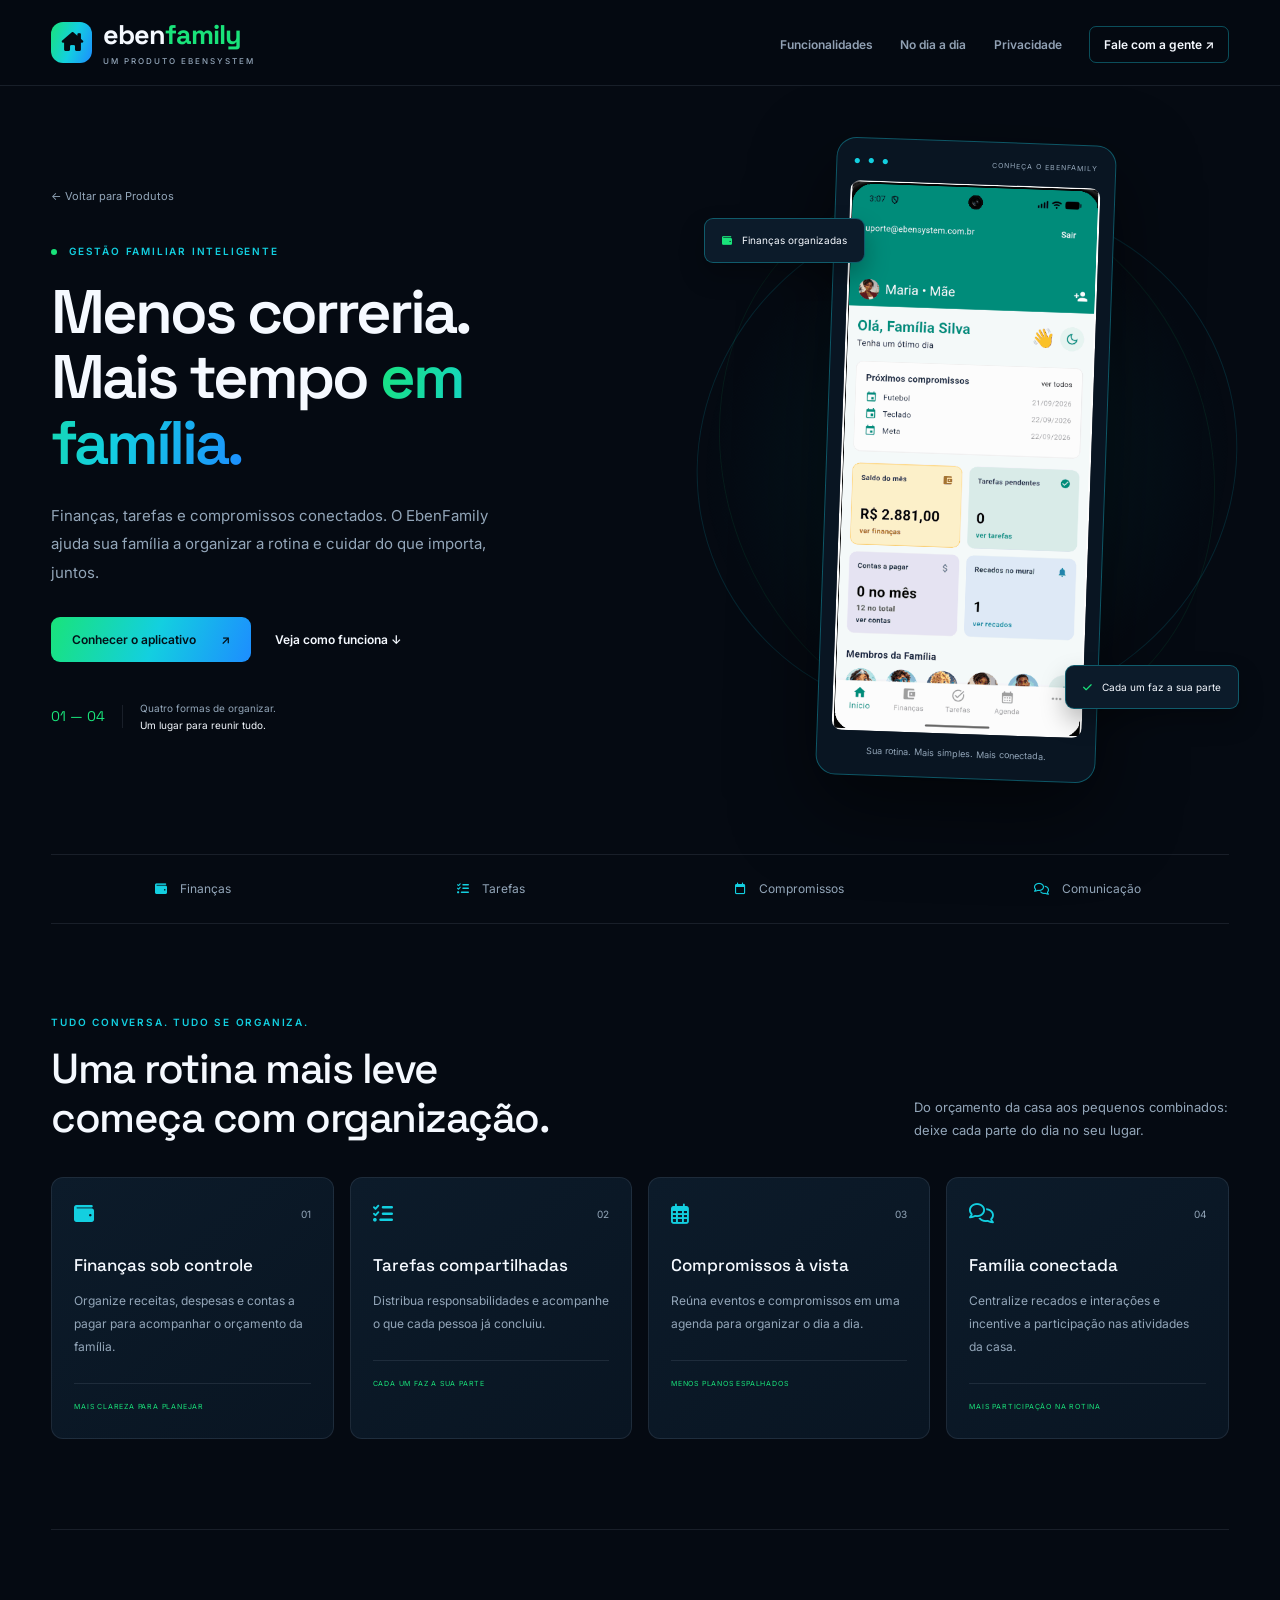
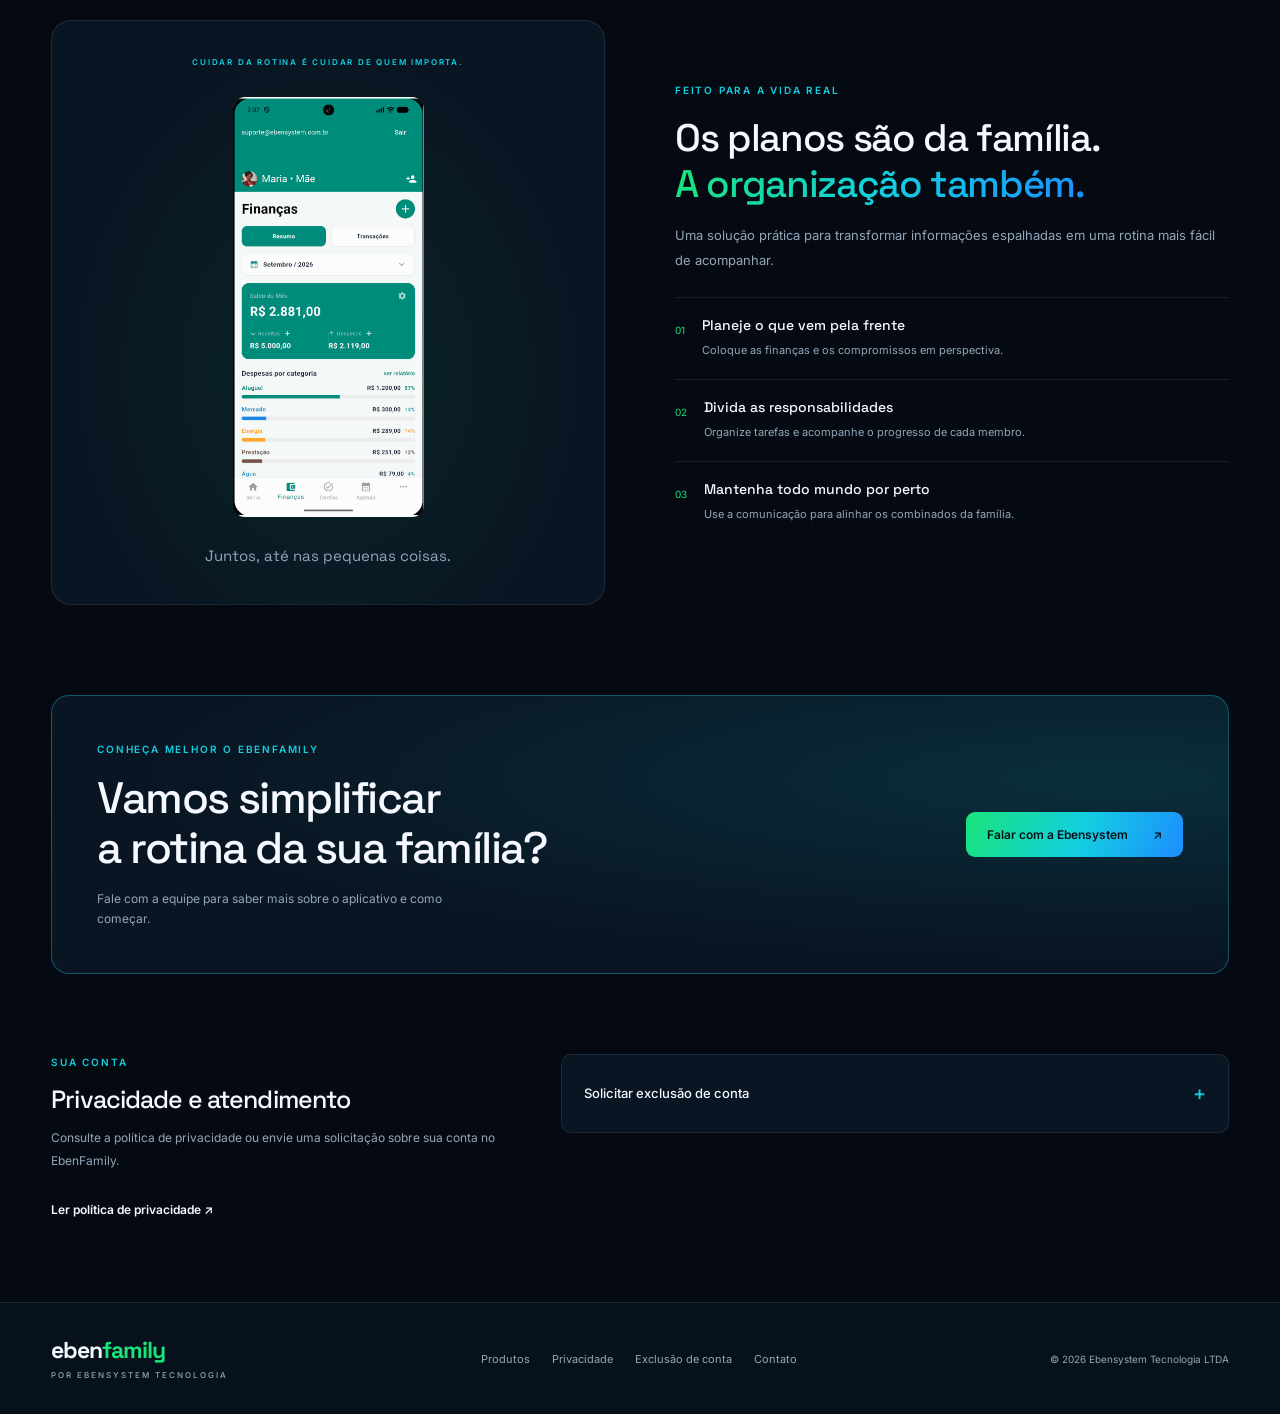
<file: ebenfamily/index.html>
<!DOCTYPE html>
<html lang="pt-BR">
<head>
  <meta charset="utf-8"/>
  <meta name="viewport" content="width=device-width, initial-scale=1"/>
  <meta name="description" content="Conheça o EbenFamily, o aplicativo da Ebensystem para organizar finanças, tarefas, compromissos e a comunicação da família."/>
  <title>EbenFamily | Mais organização. Mais tempo em família.</title>
  <link rel="stylesheet" href="../css/style.css"/>
  <link rel="stylesheet" href="../css/ebenfamily.css"/>
  <link rel="stylesheet" href="https://cdnjs.cloudflare.com/ajax/libs/font-awesome/6.4.0/css/all.min.css"/>
</head>
<body class="family-page">
  <header class="family-header">
    <a class="family-brand" href="../produtos/" aria-label="EbenFamily — voltar aos produtos da Ebensystem"><span class="family-symbol" aria-hidden="true"><i class="fa-solid fa-house-chimney"></i></span><span>eben<span class="brand-accent">family</span><small>UM PRODUTO EBENSYSTEM</small></span></a>
    <button class="menu-toggle" type="button" aria-label="Abrir menu" aria-expanded="false" aria-controls="family-nav"><i class="fa-solid fa-bars" aria-hidden="true"></i></button>
    <nav id="family-nav" aria-label="Navegação EbenFamily"><ul><li><a href="#funcionalidades">Funcionalidades</a></li><li><a href="#dia-a-dia">No dia a dia</a></li><li><a href="./privacy/">Privacidade</a></li><li><a class="family-nav-contact" href="#contato">Fale com a gente <span aria-hidden="true">↗</span></a></li></ul></nav>
  </header>
  <main class="family-main">
    <section class="family-hero" id="sobre">
      <div class="family-hero-copy">
        <a class="family-back" href="../produtos/">← Voltar para Produtos</a>
        <span class="family-kicker"><span aria-hidden="true"></span> GESTÃO FAMILIAR INTELIGENTE</span>
        <h1>Menos correria.<br/>Mais tempo <em>em família.</em></h1>
        <p>Finanças, tarefas e compromissos conectados. O EbenFamily ajuda sua família a organizar a rotina e cuidar do que importa, juntos.</p>
        <div class="family-actions"><a class="family-button" href="#funcionalidades">Conhecer o aplicativo <span aria-hidden="true">↗</span></a><a class="family-text-link" href="#dia-a-dia">Veja como funciona <span aria-hidden="true">↓</span></a></div>
        <div class="family-hero-note"><span aria-hidden="true">01 — 04</span><p>Quatro formas de organizar.<br/><strong>Um lugar para reunir tudo.</strong></p></div>
      </div>
      <div class="family-showcase">
        <div class="family-orbit" aria-hidden="true"></div>
        <span class="family-float family-float-top"><i class="fa-solid fa-wallet" aria-hidden="true"></i> Finanças organizadas</span>
        <figure class="family-demo-frame"><div class="family-frame-top"><span aria-hidden="true">● ● ●</span><span>CONHEÇA O EBENFAMILY</span></div><img src="../img/ebenfamily-demo.gif" alt="Demonstração animada do aplicativo EbenFamily" fetchpriority="high"/><figcaption>Sua rotina. Mais simples. Mais conectada.</figcaption></figure>
        <span class="family-float family-float-bottom"><i class="fa-solid fa-check" aria-hidden="true"></i> Cada um faz a sua parte</span>
      </div>
    </section>

    <div class="family-topics" aria-label="Recursos do aplicativo"><span><i class="fa-solid fa-wallet" aria-hidden="true"></i> Finanças</span><span><i class="fa-solid fa-list-check" aria-hidden="true"></i> Tarefas</span><span><i class="fa-regular fa-calendar" aria-hidden="true"></i> Compromissos</span><span><i class="fa-regular fa-comments" aria-hidden="true"></i> Comunicação</span></div>

    <section class="family-section" id="funcionalidades">
      <div class="family-section-heading"><div><span class="family-kicker">TUDO CONVERSA. TUDO SE ORGANIZA.</span><h2>Uma rotina mais leve<br/>começa com organização.</h2></div><p>Do orçamento da casa aos pequenos combinados: deixe cada parte do dia no seu lugar.</p></div>
      <div class="family-features">
        <article class="family-feature"><div class="family-feature-top"><i class="fa-solid fa-wallet" aria-hidden="true"></i><span>01</span></div><h3>Finanças sob controle</h3><p>Organize receitas, despesas e contas a pagar para acompanhar o orçamento da família.</p><span class="family-feature-tag">MAIS CLAREZA PARA PLANEJAR</span></article>
        <article class="family-feature"><div class="family-feature-top"><i class="fa-solid fa-list-check" aria-hidden="true"></i><span>02</span></div><h3>Tarefas compartilhadas</h3><p>Distribua responsabilidades e acompanhe o que cada pessoa já concluiu.</p><span class="family-feature-tag">CADA UM FAZ A SUA PARTE</span></article>
        <article class="family-feature"><div class="family-feature-top"><i class="fa-regular fa-calendar-days" aria-hidden="true"></i><span>03</span></div><h3>Compromissos à vista</h3><p>Reúna eventos e compromissos em uma agenda para organizar o dia a dia.</p><span class="family-feature-tag">MENOS PLANOS ESPALHADOS</span></article>
        <article class="family-feature"><div class="family-feature-top"><i class="fa-regular fa-comments" aria-hidden="true"></i><span>04</span></div><h3>Família conectada</h3><p>Centralize recados e interações e incentive a participação nas atividades da casa.</p><span class="family-feature-tag">MAIS PARTICIPAÇÃO NA ROTINA</span></article>
      </div>
    </section>

    <section class="family-section family-routine" id="dia-a-dia">
      <div class="family-illustration"><span class="family-kicker">CUIDAR DA ROTINA É CUIDAR DE QUEM IMPORTA.</span><img src="../img/family-illustration.gif" alt="Ilustração animada de uma família usando o EbenFamily" loading="lazy"/><span class="family-illustration-caption">Juntos, até nas pequenas coisas.</span></div>
      <div class="family-routine-copy"><span class="family-kicker">FEITO PARA A VIDA REAL</span><h2>Os planos são da família.<br/><em>A organização também.</em></h2><p>Uma solução prática para transformar informações espalhadas em uma rotina mais fácil de acompanhar.</p><ol class="family-steps"><li><span>01</span><div><h3>Planeje o que vem pela frente</h3><p>Coloque as finanças e os compromissos em perspectiva.</p></div></li><li><span>02</span><div><h3>Divida as responsabilidades</h3><p>Organize tarefas e acompanhe o progresso de cada membro.</p></div></li><li><span>03</span><div><h3>Mantenha todo mundo por perto</h3><p>Use a comunicação para alinhar os combinados da família.</p></div></li></ol></div>
    </section>

    <section class="family-contact" id="contato"><div><span class="family-kicker">CONHEÇA MELHOR O EBENFAMILY</span><h2>Vamos simplificar<br/>a rotina da sua família?</h2><p>Fale com a equipe para saber mais sobre o aplicativo e como começar.</p></div><a class="family-button" href="../contato/">Falar com a Ebensystem <span aria-hidden="true">↗</span></a></section>

    <section class="family-account" aria-labelledby="account-title">
      <div class="family-account-intro"><span class="family-kicker">SUA CONTA</span><h2 id="account-title">Privacidade e atendimento</h2><p>Consulte a política de privacidade ou envie uma solicitação sobre sua conta no EbenFamily.</p><a class="family-text-link" href="./privacy/">Ler política de privacidade ↗</a></div>
      <details class="family-deletion" id="excluir-conta">
        <summary>Solicitar exclusão de conta <span aria-hidden="true">+</span></summary>
        <div class="family-deletion-content"><h3>Exclusão de conta do EbenFamily</h3><p>Informe o e-mail usado no aplicativo para que nossa equipe possa localizar sua conta e entrar em contato. Este formulário envia uma solicitação; a exclusão não é automática.</p>
          <form id="exclusaoForm" onsubmit="return false">
            <div class="family-form-grid">
              <label for="nome">Nome<input id="nome" name="nome" autocomplete="given-name" required maxlength="100"/></label>
              <label for="empresa">Sobrenome<input id="empresa" name="empresa" autocomplete="family-name" required maxlength="150"/></label>
              <label for="email">E-mail<input id="email" name="email" type="email" autocomplete="email" placeholder="E-mail cadastrado no aplicativo" required maxlength="200"/></label>
              <label for="telefone">WhatsApp / Telefone<input id="telefone" name="telefone" type="tel" autocomplete="tel" placeholder="(00) 00000-0000" required maxlength="40"/></label>
              <label for="mensagemInput" class="family-full-field">Descreva o motivo da exclusão <span class="family-optional">(opcional)</span><textarea id="mensagemInput" name="mensagem" rows="4" maxlength="3000" placeholder="Se desejar, conte por que quer excluir sua conta. Não envie senhas ou dados financeiros."></textarea></label>
            </div>
            <p class="family-form-note">Os dados informados serão enviados à equipe da Ebensystem para tratar este pedido. <a href="./privacy/">Consulte a política de privacidade.</a></p>
            <button id="enviarExclusao" class="family-button" type="submit" disabled>Enviar solicitação <span aria-hidden="true">↗</span></button>
            <p id="exclusaoStatus" class="family-form-status" role="status" aria-live="polite" hidden></p>
            <noscript>Ative o JavaScript para enviar ou escreva para <a href="mailto:contato@ebensystem.com.br">contato@ebensystem.com.br</a>.</noscript>
          </form>
        </div>
      </details>
    </section>
  </main>
  <footer class="family-footer"><a class="family-brand" href="../produtos/"><span>eben<span class="brand-accent">family</span><small>POR EBENSYSTEM TECNOLOGIA</small></span></a><div><a href="../produtos/">Produtos</a><a href="./privacy/">Privacidade</a><a href="#excluir-conta">Exclusão de conta</a><a href="mailto:contato@ebensystem.com.br">Contato</a></div><p>© 2026 Ebensystem Tecnologia LTDA</p></footer>
  <script src="../app.js" defer></script>
  <script src="../js/ebenfamily.js" defer></script>
</body>
</html>
</file>
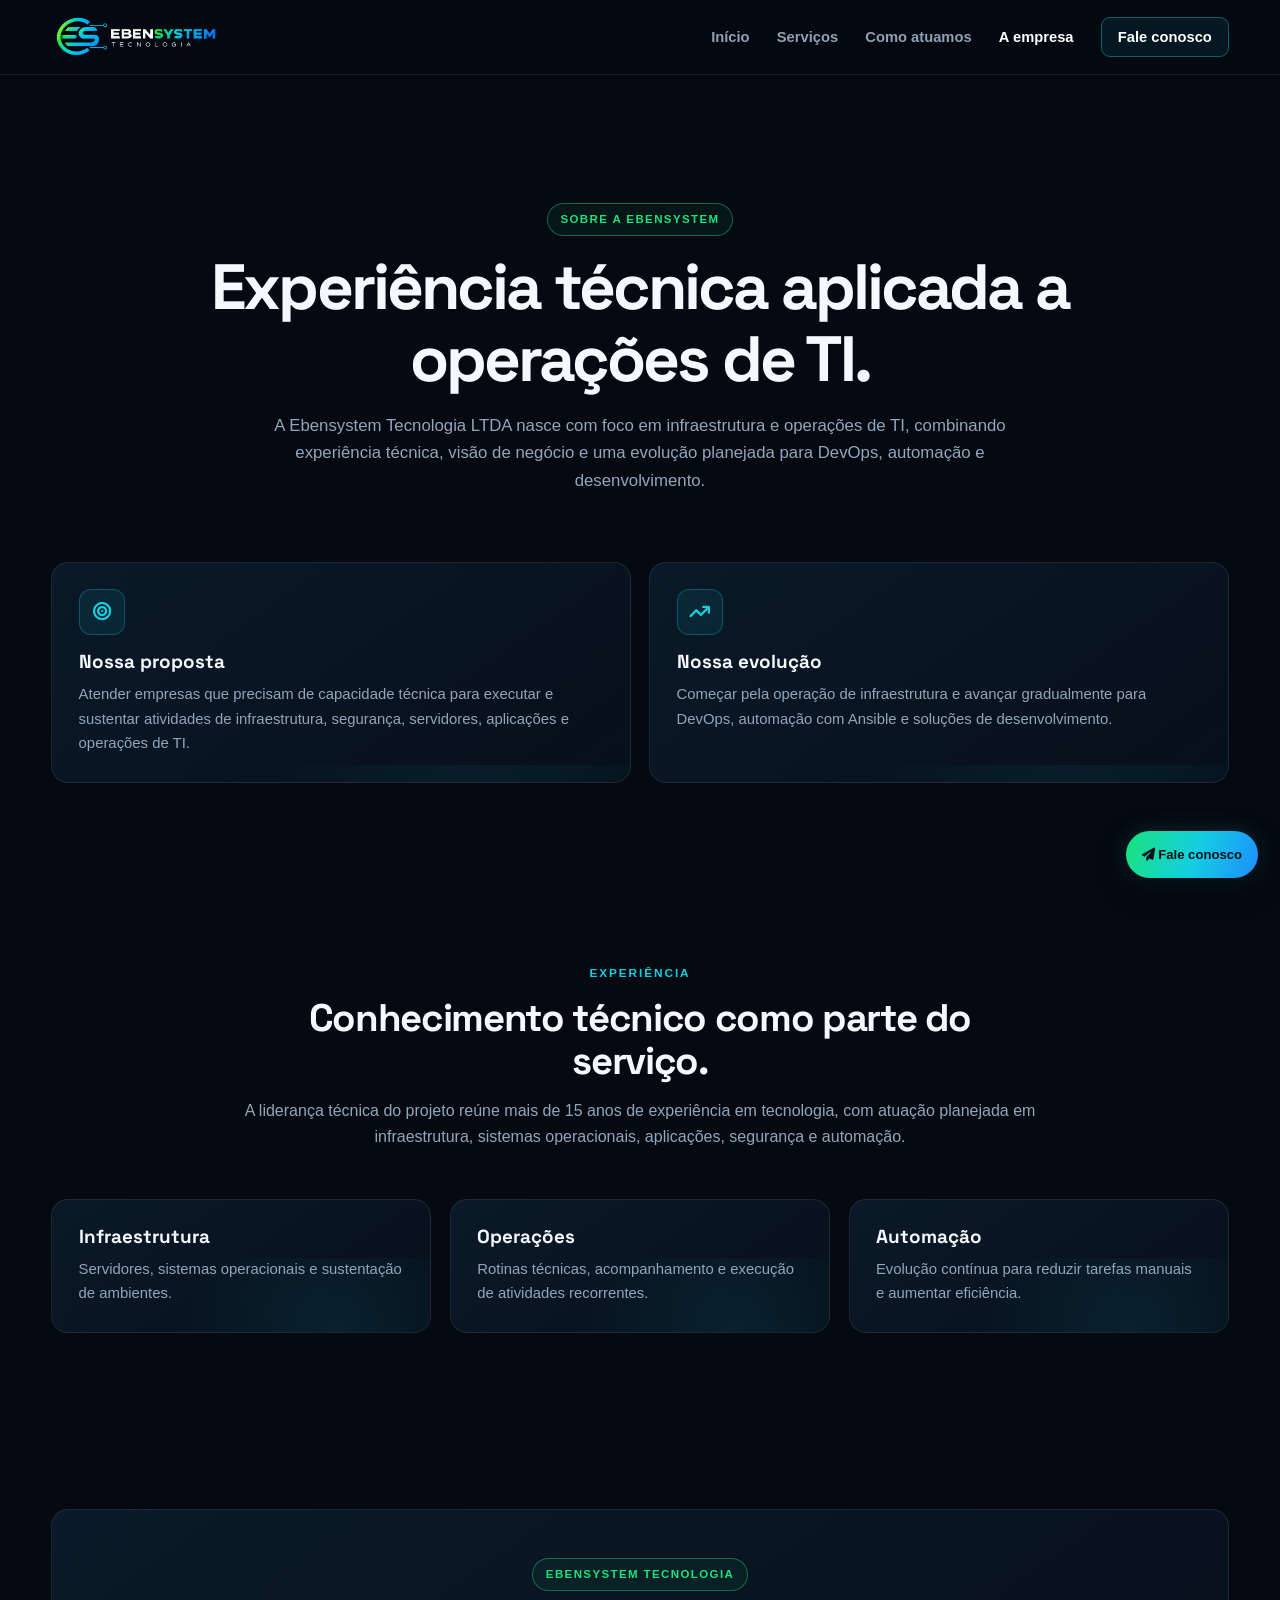
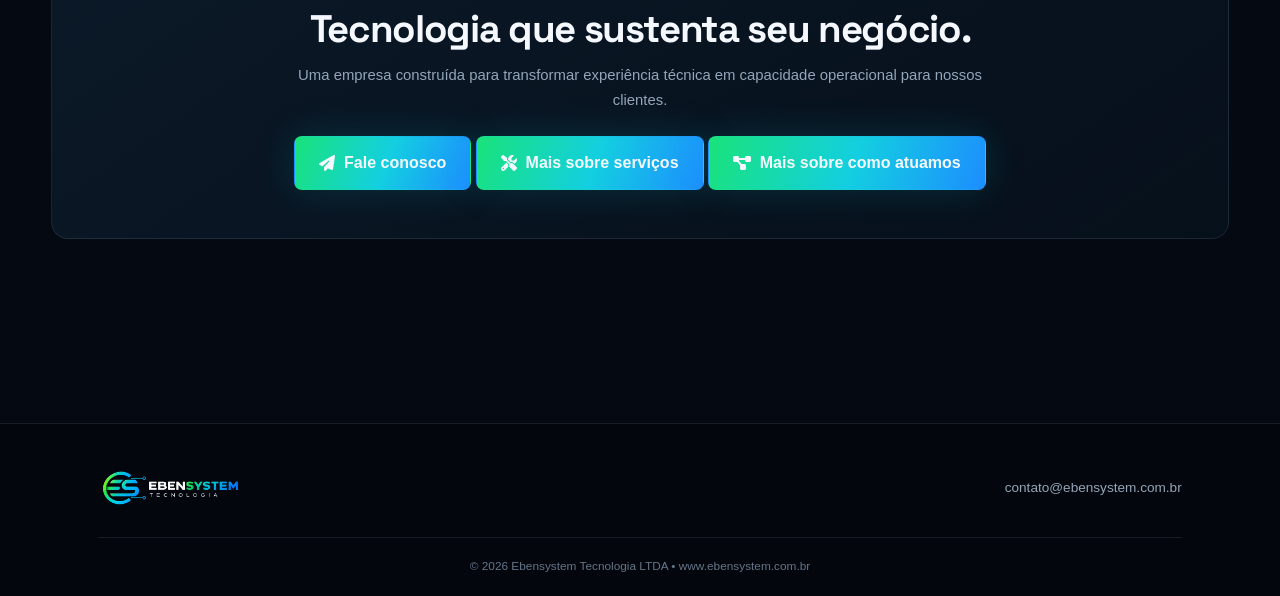
<file: historia/index.html>
<!DOCTYPE html>
<html lang="pt-BR">
 <head>
  <meta charset="utf-8"/>
  <meta content="width=device-width, initial-scale=1.0" name="viewport"/>
  <meta content="Conhe&ccedil;a a Ebensystem Tecnologia, sua proposta e evolu&ccedil;&atilde;o em infraestrutura, opera&ccedil;&otilde;es, DevOps e automa&ccedil;&atilde;o." name="description"/>
  <title>
   Ebensystem Tecnologia | A Empresa
  </title>
  <link href="../css/style.css" rel="stylesheet"/>
  <link href="https://cdnjs.cloudflare.com/ajax/libs/font-awesome/6.4.0/css/all.min.css" rel="stylesheet"/>
 </head>
 <body>
  <header>
   <a class="logo-container" href="../">
    <img alt="Ebensystem Tecnologia" class="logo-img" src="../img/logo.png"/>
   </a>
   <button aria-expanded="false" aria-label="Abrir menu" class="menu-toggle" type="button">
    <i class="fa-solid fa-bars">
    </i>
   </button>
   <nav>
    <ul>
     <li>
      <a href="../">
       In&iacute;cio
      </a>
     </li>
     <li>
      <a href="../servicos/">
       Servi&ccedil;os
      </a>
     </li>
     <li>
      <a href="../clientes/">
       Como atuamos
      </a>
     </li>
     <li>
      <a aria-current="page" class="active" href="../historia/">
       A empresa
      </a>
     </li>
     <li>
      <a class="nav-cta" href="../contato/">
       Fale conosco
      </a>
     </li>
    </ul>
   </nav>
  </header>
  <main>
   <section class="page-hero">
    <span class="eyebrow">
     Sobre a Ebensystem
    </span>
    <h1>
     Experi&ecirc;ncia t&eacute;cnica aplicada a opera&ccedil;&otilde;es de TI.
    </h1>
    <p>
     A Ebensystem Tecnologia LTDA nasce com foco em infraestrutura e opera&ccedil;&otilde;es de TI, combinando experi&ecirc;ncia t&eacute;cnica, vis&atilde;o de neg&oacute;cio e uma evolu&ccedil;&atilde;o planejada para DevOps, automa&ccedil;&atilde;o e desenvolvimento.
    </p>
   </section>
   <section class="section" style="padding-top:1rem">
    <div class="grid-2">
     <div class="card">
      <div class="card-icon">
       <i class="fa-solid fa-bullseye">
       </i>
      </div>
      <h3>
       Nossa proposta
      </h3>
      <p>
       Atender empresas que precisam de capacidade t&eacute;cnica para executar e sustentar atividades de infraestrutura, seguran&ccedil;a, servidores, aplica&ccedil;&otilde;es e opera&ccedil;&otilde;es de TI.
      </p>
     </div>
     <div class="card">
      <div class="card-icon">
       <i class="fa-solid fa-arrow-trend-up">
       </i>
      </div>
      <h3>
       Nossa evolu&ccedil;&atilde;o
      </h3>
      <p>
       Come&ccedil;ar pela opera&ccedil;&atilde;o de infraestrutura e avan&ccedil;ar gradualmente para DevOps, automa&ccedil;&atilde;o com Ansible e solu&ccedil;&otilde;es de desenvolvimento.
      </p>
     </div>
    </div>
   </section>
   <section class="section">
    <div class="section-head">
     <span class="section-kicker">
      Experi&ecirc;ncia
     </span>
     <h2>
      Conhecimento t&eacute;cnico como parte do servi&ccedil;o.
     </h2>
     <p>
      A lideran&ccedil;a t&eacute;cnica do projeto re&uacute;ne mais de 15 anos de experi&ecirc;ncia em tecnologia, com atua&ccedil;&atilde;o planejada em infraestrutura, sistemas operacionais, aplica&ccedil;&otilde;es, seguran&ccedil;a e automa&ccedil;&atilde;o.
     </p>
    </div>
    <div class="grid-3">
     <div class="card">
      <h3>
       Infraestrutura
      </h3>
      <p>
       Servidores, sistemas operacionais e sustenta&ccedil;&atilde;o de ambientes.
      </p>
     </div>
     <div class="card">
      <h3>
       Opera&ccedil;&otilde;es
      </h3>
      <p>
       Rotinas t&eacute;cnicas, acompanhamento e execu&ccedil;&atilde;o de atividades recorrentes.
      </p>
     </div>
     <div class="card">
      <h3>
       Automa&ccedil;&atilde;o
      </h3>
      <p>
       Evolu&ccedil;&atilde;o cont&iacute;nua para reduzir tarefas manuais e aumentar efici&ecirc;ncia.
      </p>
     </div>
    </div>
   </section>
   <section class="section">
    <div class="card" style="text-align:center;padding:3rem 1.5rem">
     <span class="tech-tag">
      EBENSYSTEM TECNOLOGIA
     </span>
     <h2 style="margin:1rem 0 .8rem">
      Tecnologia que sustenta seu neg&oacute;cio.
     </h2>
     <p class="muted" style="max-width:720px;margin:0 auto 1.5rem">
      Uma empresa constru&iacute;da para transformar experi&ecirc;ncia t&eacute;cnica em capacidade operacional para nossos clientes.
     </p>
     <a class="btn-primary" href="../contato/">
        <i class="fa-solid fa-paper-plane"></i>
      Fale conosco
     </a>
        </a>
       <a class="btn-primary" href="../servicos/">
       <i class="fa-solid fa-screwdriver-wrench"></i>
       </i> 
       Mais sobre serviços
      </a>
       <a class="btn-primary" href="../clientes/">
       <i class="fa-solid fa-diagram-project">
       </i>
       Mais sobre como atuamos
      </a>
    </div>
   </section>
  </main>
  <footer>
   <div class="footer-content">
    <a class="logo-container" href="../">
     <img alt="Ebensystem Tecnologia" class="logo-img" src="../img/logo.png"/>
    </a>
    <p class="footer-mail">
     contato@ebensystem.com.br
    </p>
   </div>
   <div class="footer-bottom">
    &copy; 2026 Ebensystem Tecnologia LTDA &bull; www.ebensystem.com.br
   </div>
  </footer>
  <a class="btn-flutuante" href="../contato/">
   <i class="fa-solid fa-paper-plane">
   </i>
   <span>
    Fale conosco
   </span>
  </a>
  <script src="../app.js">
  </script>
 </body>
</html>
</file>
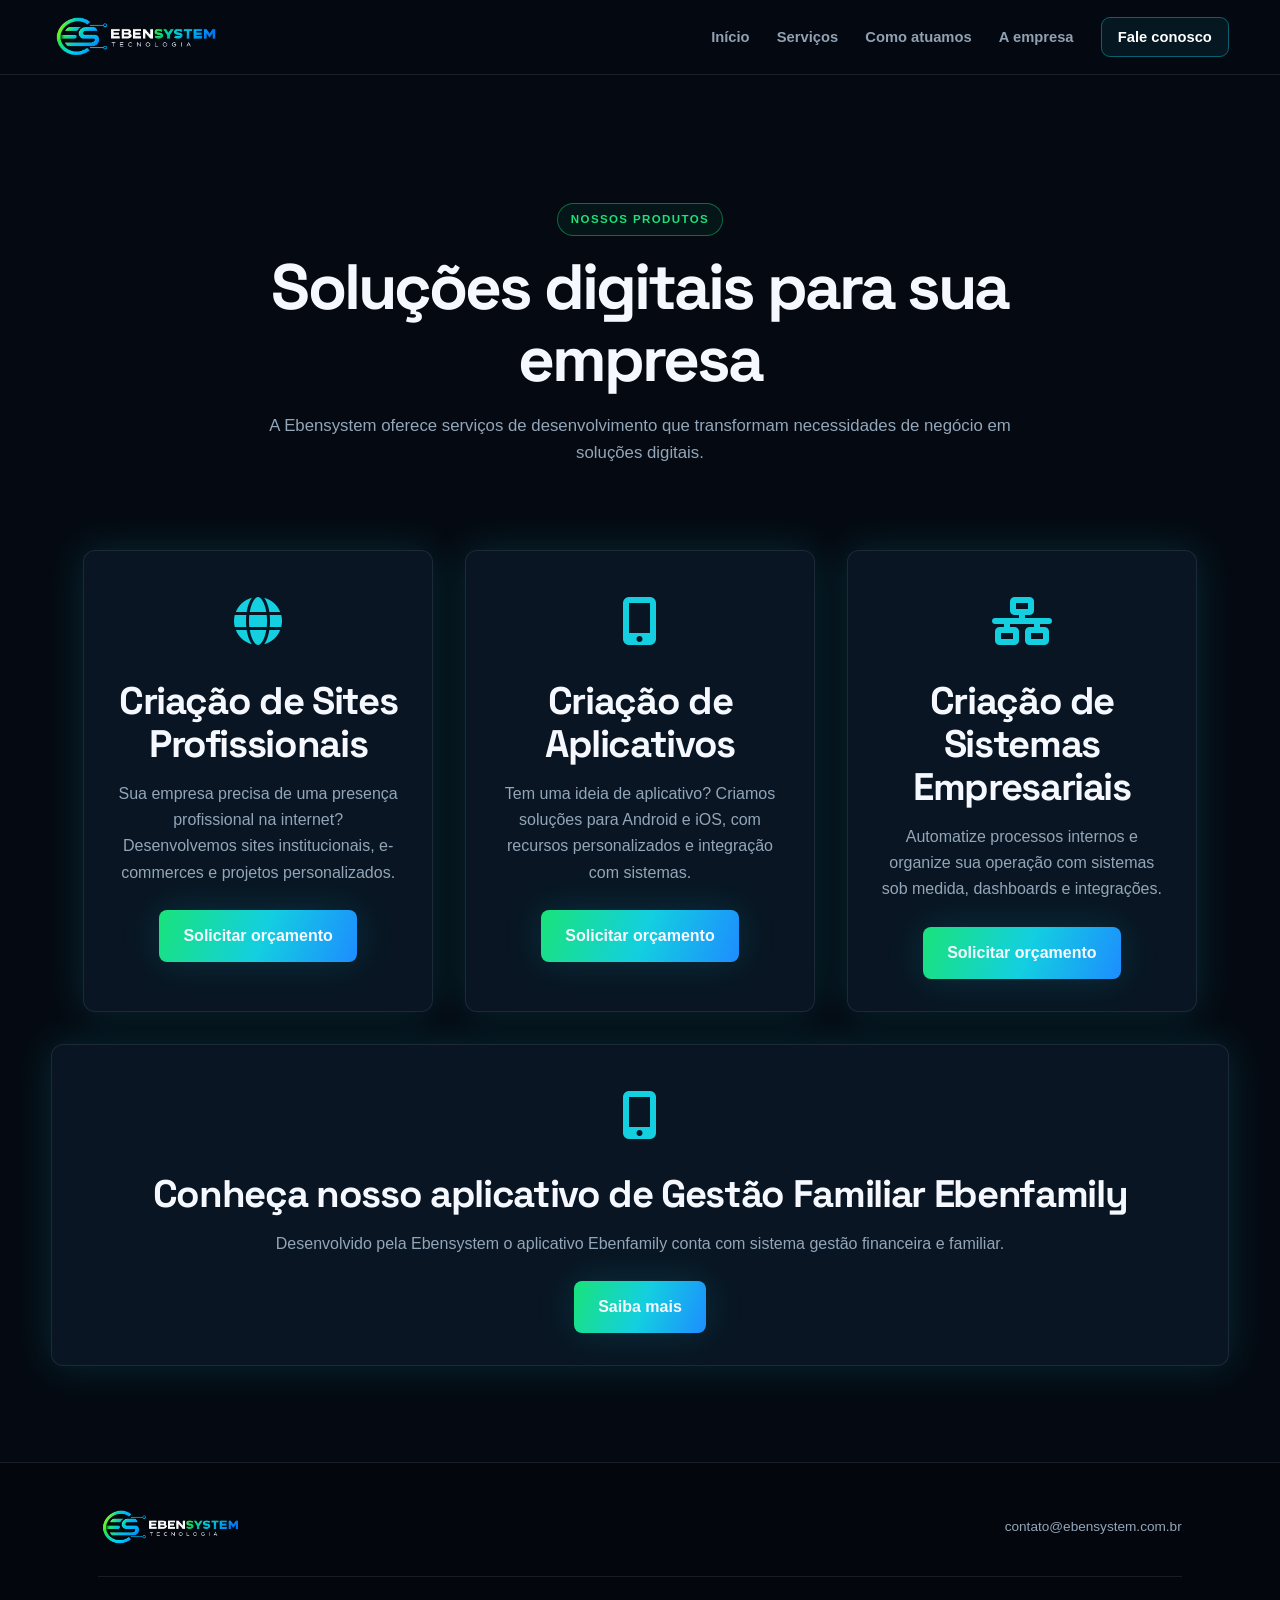
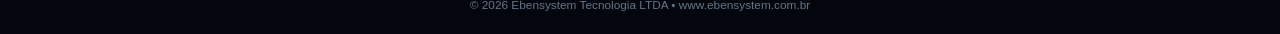
<file: produtos/index.html>
<!DOCTYPE html>
<html lang="pt-BR">
<head>
  <meta charset="utf-8"/>
  <meta name="viewport" content="width=device-width, initial-scale=1.0"/>
  <title>Ebensystem Tecnologia | Produtos</title>
  <link rel="stylesheet" href="../css/style.css"/>
  <link rel="stylesheet" href="https://cdnjs.cloudflare.com/ajax/libs/font-awesome/6.4.0/css/all.min.css"/>
</head>
<body>
  <header>
    <a class="logo-container" href="../">
      <img src="../img/logo.png" alt="Ebensystem Tecnologia" class="logo-img"/>
    </a>
    <nav>
      <ul>
        <li><a href="../">Início</a></li>
        <li><a href="../servicos/">Serviços</a></li>
        <li><a href="../clientes/">Como atuamos</a></li>
        <li><a href="../historia/">A empresa</a></li>
        <li><a class="nav-cta" href="../contato/">Fale conosco</a></li>
      </ul>
    </nav>
  </header>

  <main>
    <section class="page-hero">
      <span class="eyebrow">Nossos Produtos</span>
      <h1>Soluções digitais para sua empresa</h1>
      <p>A Ebensystem oferece serviços de desenvolvimento que transformam necessidades de negócio em soluções digitais.</p>
    </section>

    <section class="produtos-grid">
      <!-- Card Sites -->
      <div class="produto-card">
        <div class="produto-icon"><i class="fa-solid fa-globe"></i></div>
        <h2>Criação de Sites Profissionais</h2>
        <p>Sua empresa precisa de uma presença profissional na internet? Desenvolvemos sites institucionais, e-commerces e projetos personalizados.</p>
        <a href="../contato/" class="btn-primary">Solicitar orçamento</a>
      </div>

      <!-- Card Apps -->
      <div class="produto-card">
        <div class="produto-icon"><i class="fa-solid fa-mobile-screen-button"></i></div>
        <h2>Criação de Aplicativos</h2>
        <p>Tem uma ideia de aplicativo? Criamos soluções para Android e iOS, com recursos personalizados e integração com sistemas.</p>
        <a href="../contato/" class="btn-primary">Solicitar orçamento</a>
      </div>

      <!-- Card Sistemas -->
      <div class="produto-card">
        <div class="produto-icon"><i class="fa-solid fa-network-wired"></i></div>
        <h2>Criação de Sistemas Empresariais</h2>
        <p>Automatize processos internos e organize sua operação com sistemas sob medida, dashboards e integrações.</p>
        <a href="../contato/" class="btn-primary">Solicitar orçamento</a>
      </div>
    </section>

            <!-- Card Ebenfamily -->
      <div class="produto-card">
        <div class="produto-icon"><i class="fa-solid fa-mobile-screen-button"></i></div>
        <h2>Conheça nosso aplicativo de Gestão Familiar Ebenfamily</h2>
        <p>Desenvolvido pela Ebensystem o aplicativo Ebenfamily conta com sistema gestão financeira e familiar.</p>
        <a href="../ebenfamily/" class="btn-primary">Saiba mais</a>
      </div>
    </section>
  </main>

  <footer>
    <div class="footer-content">
      <a class="logo-container" href="../">
        <img src="../img/logo.png" alt="Ebensystem Tecnologia" class="logo-img"/>
      </a>
      <p class="footer-mail">contato@ebensystem.com.br</p>
    </div>
    <div class="footer-bottom">
      &copy; 2026 Ebensystem Tecnologia LTDA • www.ebensystem.com.br
    </div>
  </footer>
</body>
</html>
</file>
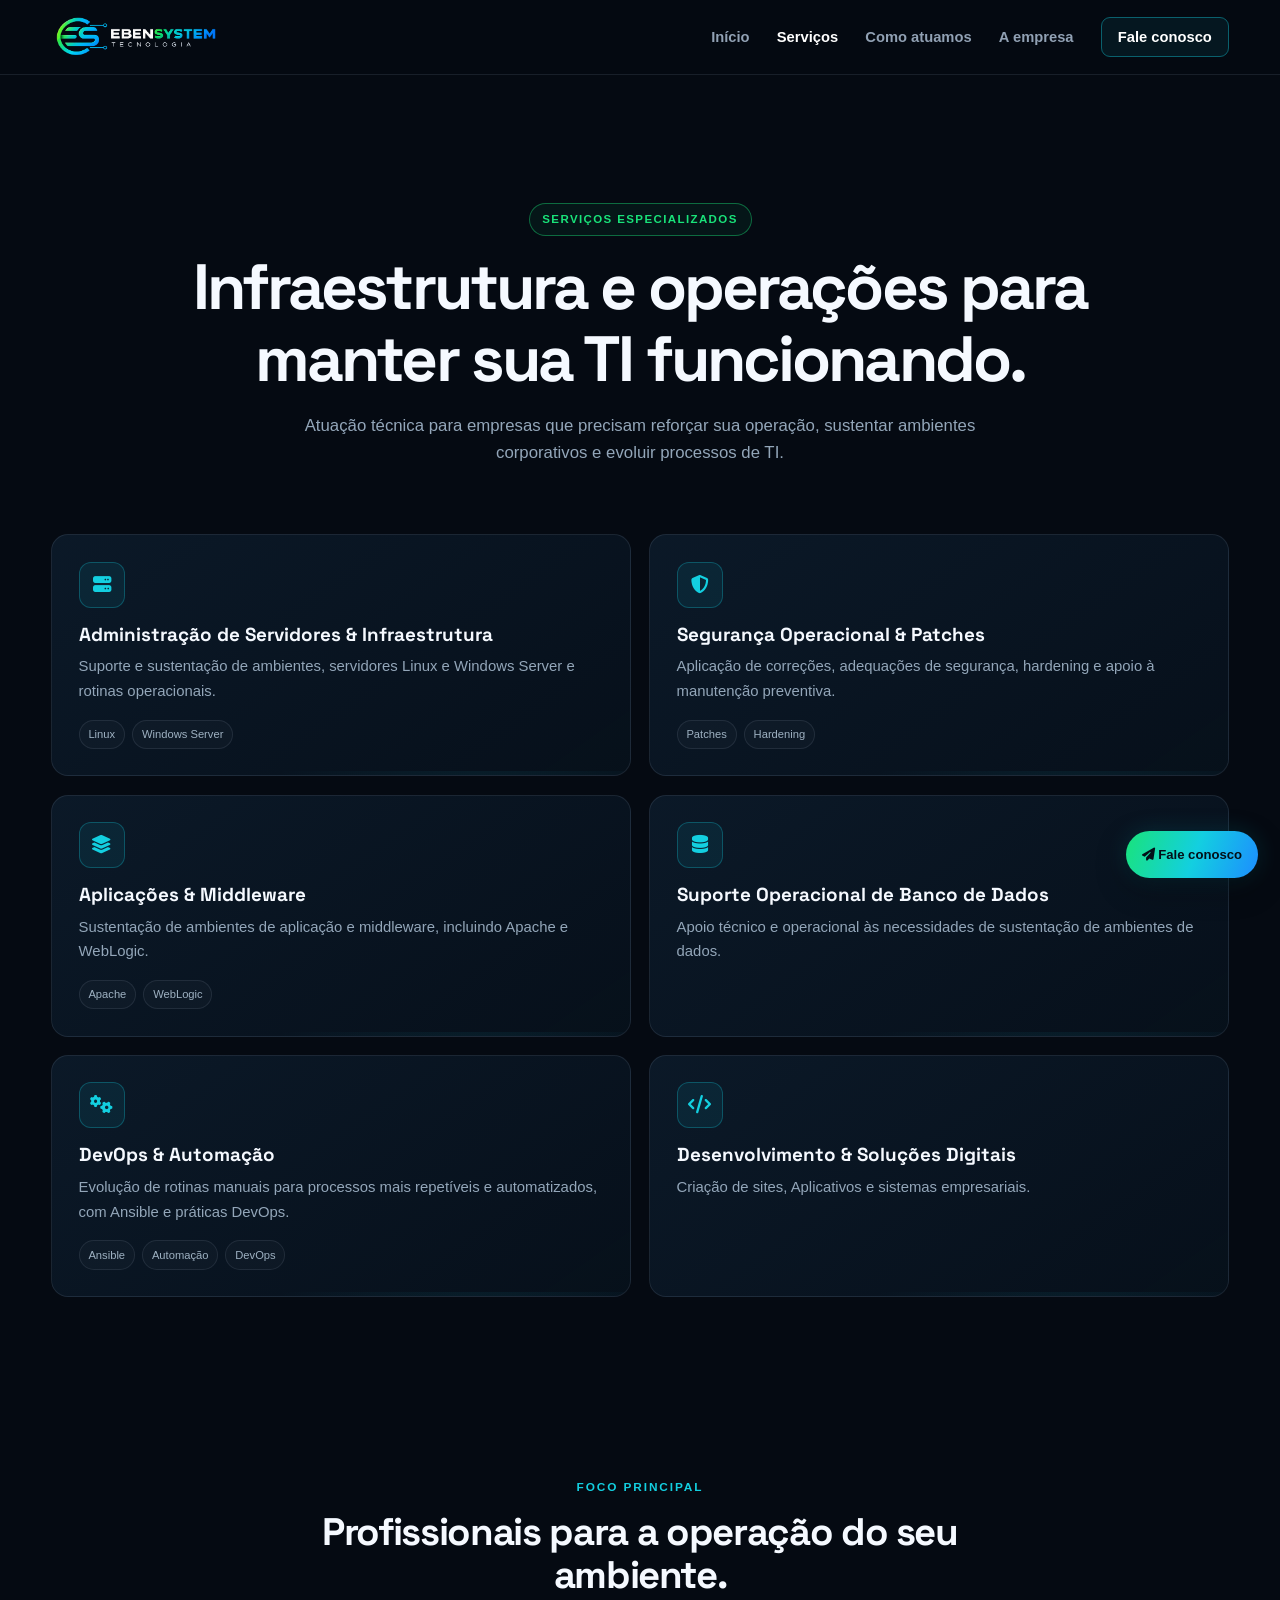
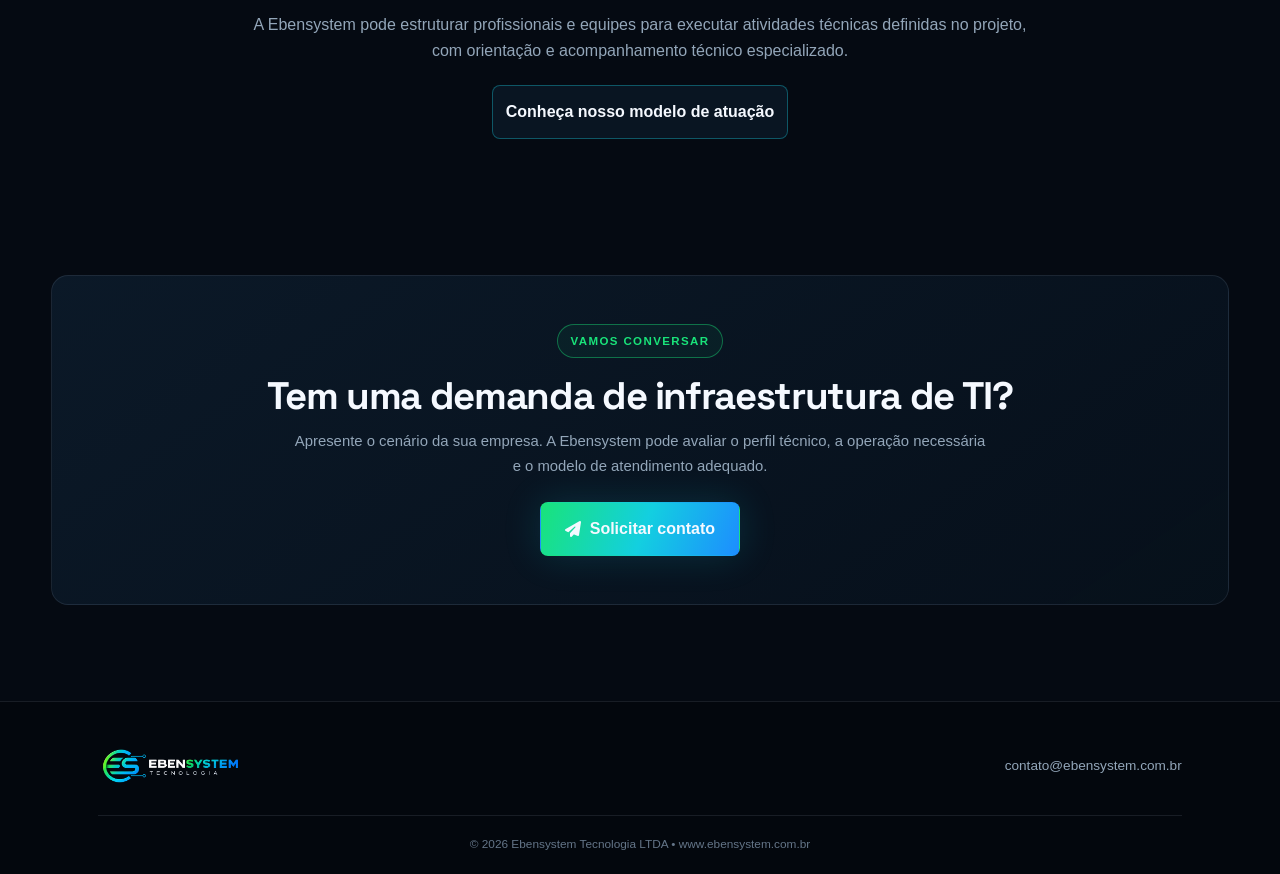
<file: servicos/index.html>
<!DOCTYPE html>
<html lang="pt-BR">
 <head>
  <meta charset="utf-8"/>
  <meta content="width=device-width, initial-scale=1.0" name="viewport"/>
  <meta content="Servi&ccedil;os de infraestrutura, opera&ccedil;&otilde;es, seguran&ccedil;a, servidores, aplica&ccedil;&otilde;es, DevOps, automa&ccedil;&atilde;o e desenvolvimento da Ebensystem Tecnologia." name="description"/>
  <title>
   Ebensystem Tecnologia | Servi&ccedil;os
  </title>
  <link href="../css/style.css" rel="stylesheet"/>
  <link href="https://cdnjs.cloudflare.com/ajax/libs/font-awesome/6.4.0/css/all.min.css" rel="stylesheet"/>
 </head>
 <body>
  <header>
   <a class="logo-container" href="../">
    <img alt="Ebensystem Tecnologia" class="logo-img" src="../img/logo.png"/>
   </a>
   <button aria-expanded="false" aria-label="Abrir menu" class="menu-toggle" type="button">
    <i class="fa-solid fa-bars">
    </i>
   </button>
   <nav>
    <ul>
     <li>
      <a href="../">
       In&iacute;cio
      </a>
     </li>
     <li>
      <a aria-current="page" class="active" href="../servicos/">
       Servi&ccedil;os
      </a>
     </li>
     <li>
      <a href="../clientes/">
       Como atuamos
      </a>
     </li>
     <li>
      <a href="../historia/">
       A empresa
      </a>
     </li>
     <li>
      <a class="nav-cta" href="../contato/">
       Fale conosco
      </a>
     </li>
    </ul>
   </nav>
  </header>
  <main>
   <section class="page-hero">
    <span class="eyebrow">
     Servi&ccedil;os especializados
    </span>
    <h1>
     Infraestrutura e opera&ccedil;&otilde;es para manter sua TI funcionando.
    </h1>
    <p>
     Atua&ccedil;&atilde;o t&eacute;cnica para empresas que precisam refor&ccedil;ar sua opera&ccedil;&atilde;o, sustentar ambientes corporativos e evoluir processos de TI.
    </p>
   </section>
   <section class="section" style="padding-top:1rem">
    <div class="grid-2">
     <div class="card">
      <div class="card-icon">
       <i class="fa-solid fa-server">
       </i>
      </div>
      <h3>
       Administra&ccedil;&atilde;o de Servidores &amp; Infraestrutura
      </h3>
      <p>
       Suporte e sustenta&ccedil;&atilde;o de ambientes, servidores Linux e Windows Server e rotinas operacionais.
      </p>
      <div class="tech-badge-list">
       <span class="tech-badge">
        Linux
       </span>
       <span class="tech-badge">
        Windows Server
       </span>
      </div>
     </div>
     <div class="card">
      <div class="card-icon">
       <i class="fa-solid fa-shield-halved">
       </i>
      </div>
      <h3>
       Seguran&ccedil;a Operacional &amp; Patches
      </h3>
      <p>
       Aplica&ccedil;&atilde;o de corre&ccedil;&otilde;es, adequa&ccedil;&otilde;es de seguran&ccedil;a, hardening e apoio &agrave; manuten&ccedil;&atilde;o preventiva.
      </p>
      <div class="tech-badge-list">
       <span class="tech-badge">
        Patches
       </span>
       <span class="tech-badge">
        Hardening
       </span>
      </div>
     </div>
     <div class="card">
      <div class="card-icon">
       <i class="fa-solid fa-layer-group">
       </i>
      </div>
      <h3>
       Aplica&ccedil;&otilde;es &amp; Middleware
      </h3>
      <p>
       Sustenta&ccedil;&atilde;o de ambientes de aplica&ccedil;&atilde;o e middleware, incluindo Apache e WebLogic.
      </p>
      <div class="tech-badge-list">
       <span class="tech-badge">
        Apache
       </span>
       <span class="tech-badge">
        WebLogic
       </span>
      </div>
     </div>
     <div class="card">
      <div class="card-icon">
       <i class="fa-solid fa-database">
       </i>
      </div>
      <h3>
       Suporte Operacional de Banco de Dados
      </h3>
      <p>
       Apoio t&eacute;cnico e operacional &agrave;s necessidades de sustenta&ccedil;&atilde;o de ambientes de dados.
      </p>
     </div>
     <div class="card">
      <div class="card-icon">
       <i class="fa-solid fa-gears">
       </i>
      </div>
      <h3>
       DevOps &amp; Automa&ccedil;&atilde;o
      </h3>
      <p>
       Evolu&ccedil;&atilde;o de rotinas manuais para processos mais repet&iacute;veis e automatizados, com Ansible e pr&aacute;ticas DevOps.
      </p>
      <div class="tech-badge-list">
       <span class="tech-badge">
        Ansible
       </span>
       <span class="tech-badge">
        Automa&ccedil;&atilde;o
       </span>
       <span class="tech-badge">
        DevOps
       </span>
      </div>
     </div>
     <a href="../produtos/" class="card" style="display:block; text-decoration:none; color:inherit;">
      <div class="card-icon">
        <i class="fa-solid fa-code"></i>
      </div>
      <h3>
        Desenvolvimento &amp; Soluções Digitais
      </h3>
      <p>
        Criação de sites, Aplicativos e sistemas empresariais.
      </p>
     </a>

     </div>
    </div>
   </section>
   <section class="section">
    <div class="section-head">
     <span class="section-kicker">
      Foco principal
     </span>
     <h2>
      Profissionais para a opera&ccedil;&atilde;o do seu ambiente.
     </h2>
     <p>
      A Ebensystem pode estruturar profissionais e equipes para executar atividades t&eacute;cnicas definidas no projeto, com orienta&ccedil;&atilde;o e acompanhamento t&eacute;cnico especializado.
     </p>
     <a class="btn-secondary" href="../clientes/" style="margin-top:1.3rem">
      Conhe&ccedil;a nosso modelo de atua&ccedil;&atilde;o
     </a>
    </div>
   </section>

   </div>
    <div class="card" style="text-align:center;padding:3rem 1.5rem">
        <span class="tech-tag">
      VAMOS CONVERSAR
     </span>
     <h2 style="margin:1rem 0 .8rem">
      Tem uma demanda de infraestrutura de TI?
     </h2>
     <p class="muted" style="max-width:700px;margin:0 auto 1.5rem">
      Apresente o cen&aacute;rio da sua empresa. A Ebensystem pode avaliar o perfil t&eacute;cnico, a opera&ccedil;&atilde;o necess&aacute;ria e o modelo de atendimento adequado.
     </p>
     <a class="btn-primary" href="../contato/">
      <i class="fa-solid fa-paper-plane">
      </i>
      Solicitar contato
     </a>
      </a>
    </div>
    
  </main>
  <footer>
   <div class="footer-content">
    <a class="logo-container" href="../">
     <img alt="Ebensystem Tecnologia" class="logo-img" src="../img/logo.png"/>
    </a>
    <p class="footer-mail">
     contato@ebensystem.com.br
    </p>
   </div>
   <div class="footer-bottom">
    &copy; 2026 Ebensystem Tecnologia LTDA &bull; www.ebensystem.com.br
   </div>
  </footer>
  <a class="btn-flutuante" href="../contato/">
   <i class="fa-solid fa-paper-plane">
   </i>
   <span>
    Fale conosco
   </span>
  </a>
  <script src="../app.js">
  </script>
 </body>
</html>
</file>
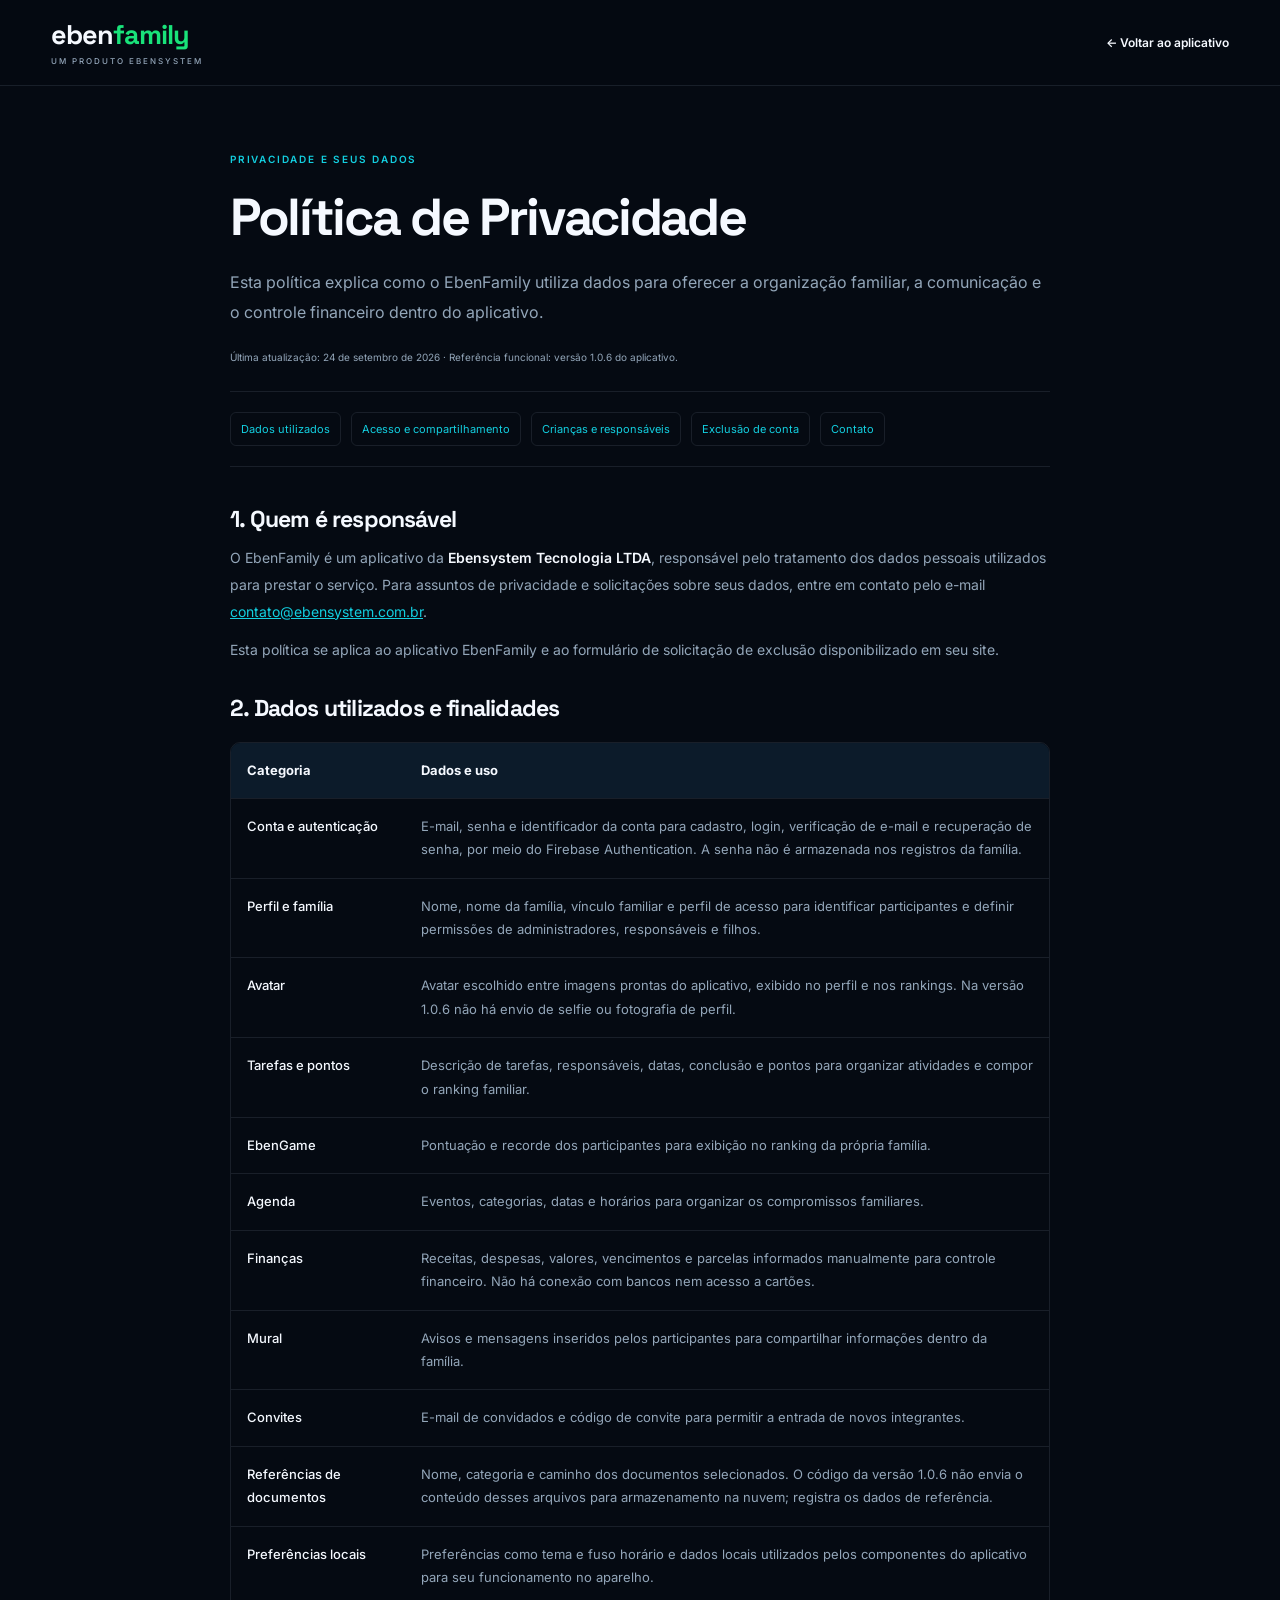
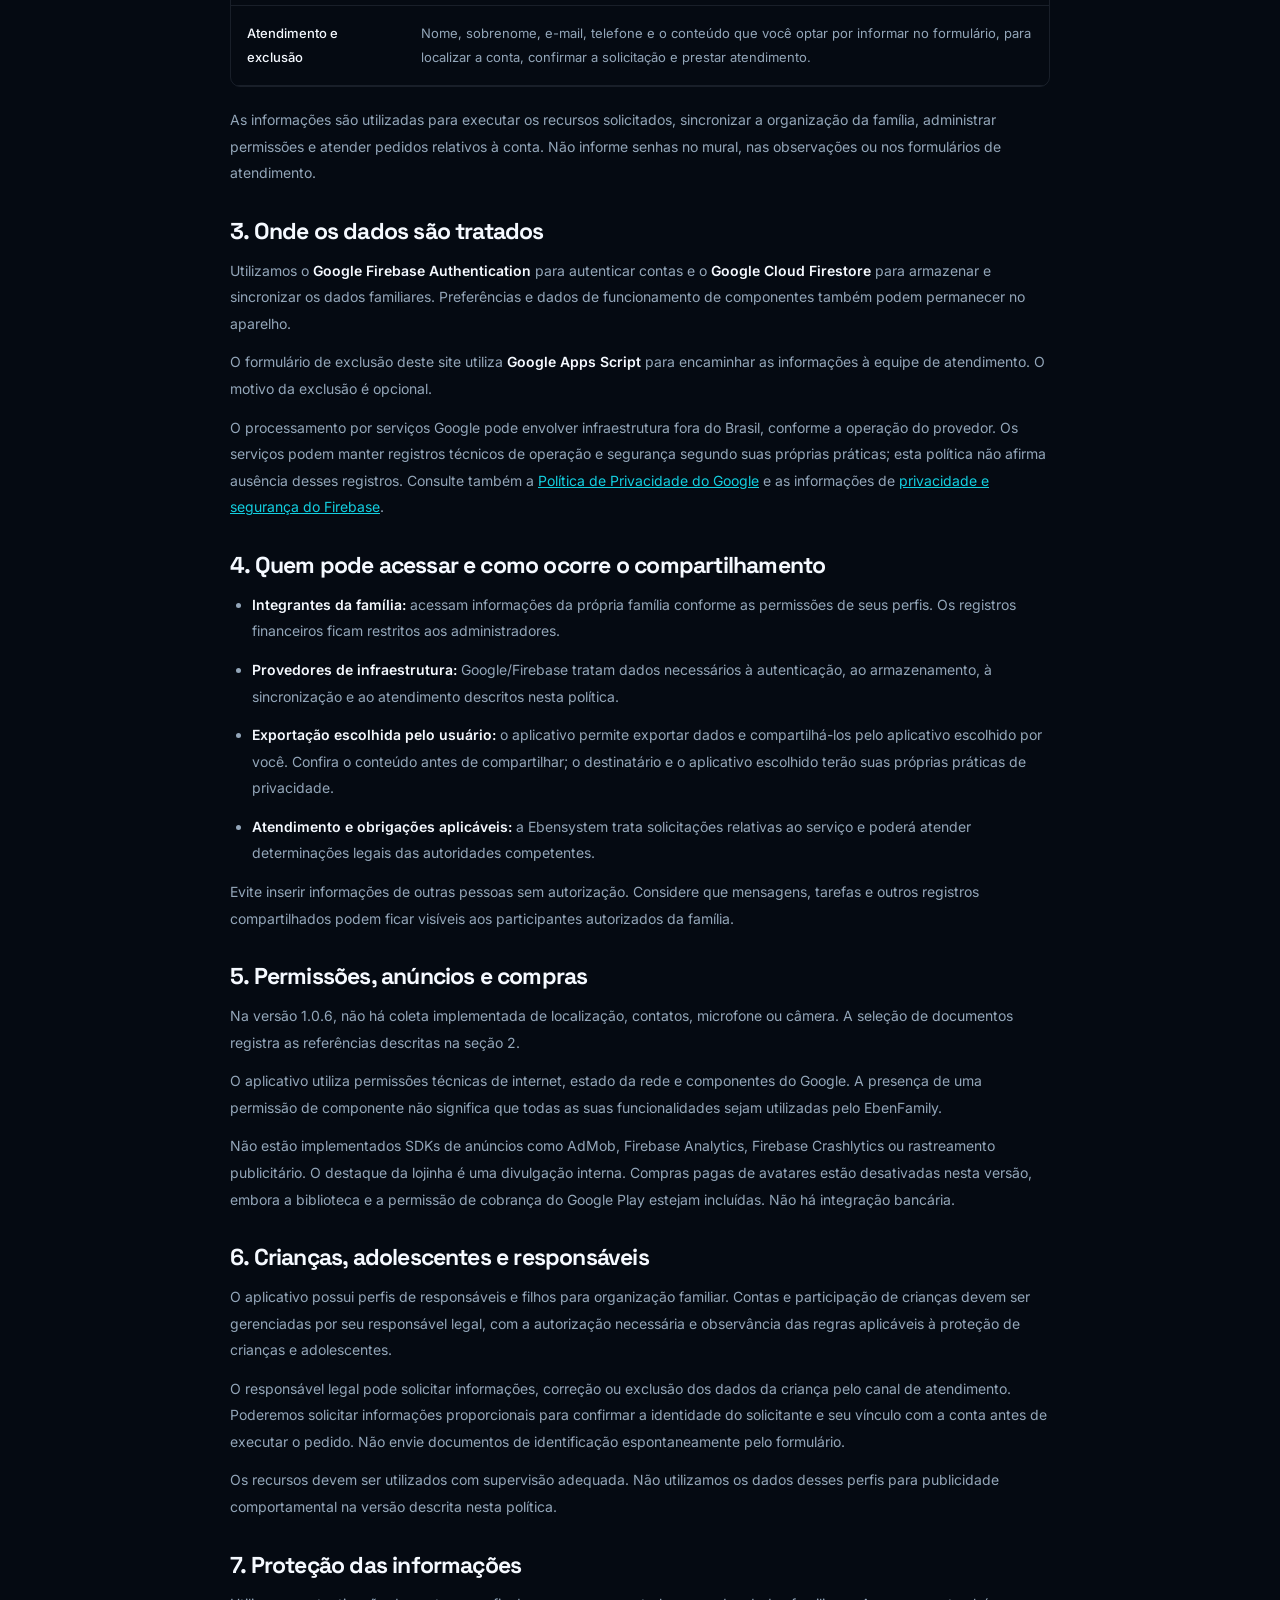
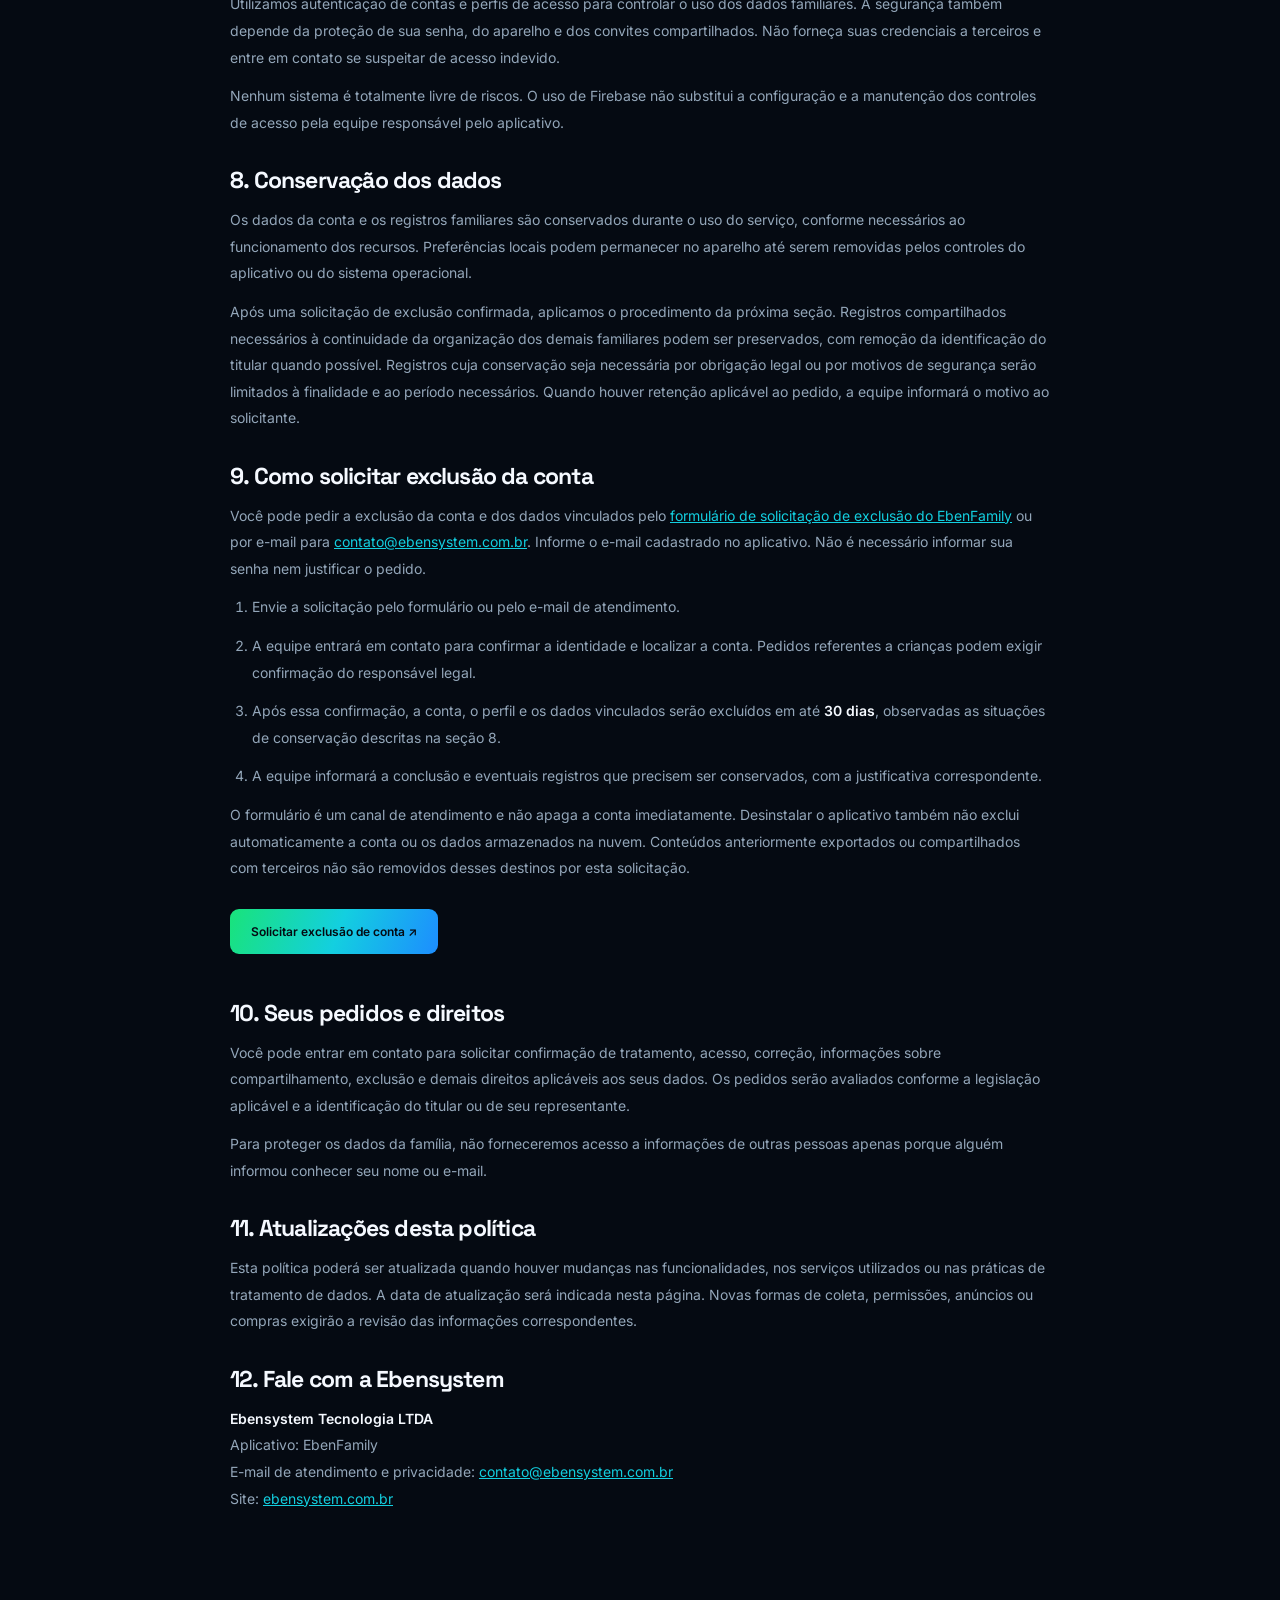
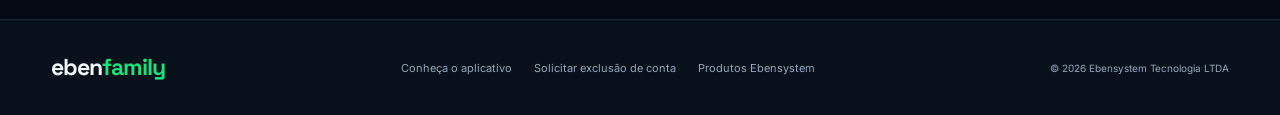
<file: ebenfamily/privacy/index.html>
<!DOCTYPE html>
<html lang="pt-BR">
<head>
  <meta charset="utf-8"/>
  <meta name="viewport" content="width=device-width, initial-scale=1"/>
  <meta name="description" content="Política de Privacidade do EbenFamily: dados utilizados, finalidades, Firebase, acesso familiar e solicitação de exclusão de conta."/>
  <title>Política de Privacidade | EbenFamily — Ebensystem</title>
  <link rel="canonical" href="https://ebensystem.com.br/ebenfamily/privacy/"/>
  <link rel="stylesheet" href="../../css/style.css"/>
  <link rel="stylesheet" href="../../css/ebenfamily.css"/>
</head>
<body class="family-page">
  <header class="family-header"><a class="family-brand" href="../"><span>eben<span class="brand-accent">family</span><small>UM PRODUTO EBENSYSTEM</small></span></a><a class="family-text-link" href="../">← Voltar ao aplicativo</a></header>
  <main class="family-policy">
    <span class="family-kicker">PRIVACIDADE E SEUS DADOS</span>
    <h1>Política de Privacidade</h1>
    <p class="policy-lead">Esta política explica como o EbenFamily utiliza dados para oferecer a organização familiar, a comunicação e o controle financeiro dentro do aplicativo.</p>
    <p class="family-form-note">Última atualização: 24 de setembro de 2026 · Referência funcional: versão 1.0.6 do aplicativo.</p>
    <div class="policy-index"><a href="#dados">Dados utilizados</a><a href="#compartilhamento">Acesso e compartilhamento</a><a href="#criancas">Crianças e responsáveis</a><a href="#exclusao">Exclusão de conta</a><a href="#contato-privacidade">Contato</a></div>
    <article>
      <section id="responsavel"><h2>1. Quem é responsável</h2><p>O EbenFamily é um aplicativo da <strong>Ebensystem Tecnologia LTDA</strong>, responsável pelo tratamento dos dados pessoais utilizados para prestar o serviço. Para assuntos de privacidade e solicitações sobre seus dados, entre em contato pelo e-mail <a href="mailto:contato@ebensystem.com.br">contato@ebensystem.com.br</a>.</p><p>Esta política se aplica ao aplicativo EbenFamily e ao formulário de solicitação de exclusão disponibilizado em seu site.</p></section>
      <section id="dados"><h2>2. Dados utilizados e finalidades</h2>
        <div class="policy-table"><table><thead><tr><th scope="col">Categoria</th><th scope="col">Dados e uso</th></tr></thead><tbody>
          <tr><th scope="row">Conta e autenticação</th><td>E-mail, senha e identificador da conta para cadastro, login, verificação de e-mail e recuperação de senha, por meio do Firebase Authentication. A senha não é armazenada nos registros da família.</td></tr>
          <tr><th scope="row">Perfil e família</th><td>Nome, nome da família, vínculo familiar e perfil de acesso para identificar participantes e definir permissões de administradores, responsáveis e filhos.</td></tr>
          <tr><th scope="row">Avatar</th><td>Avatar escolhido entre imagens prontas do aplicativo, exibido no perfil e nos rankings. Na versão 1.0.6 não há envio de selfie ou fotografia de perfil.</td></tr>
          <tr><th scope="row">Tarefas e pontos</th><td>Descrição de tarefas, responsáveis, datas, conclusão e pontos para organizar atividades e compor o ranking familiar.</td></tr>
          <tr><th scope="row">EbenGame</th><td>Pontuação e recorde dos participantes para exibição no ranking da própria família.</td></tr>
          <tr><th scope="row">Agenda</th><td>Eventos, categorias, datas e horários para organizar os compromissos familiares.</td></tr>
          <tr><th scope="row">Finanças</th><td>Receitas, despesas, valores, vencimentos e parcelas informados manualmente para controle financeiro. Não há conexão com bancos nem acesso a cartões.</td></tr>
          <tr><th scope="row">Mural</th><td>Avisos e mensagens inseridos pelos participantes para compartilhar informações dentro da família.</td></tr>
          <tr><th scope="row">Convites</th><td>E-mail de convidados e código de convite para permitir a entrada de novos integrantes.</td></tr>
          <tr><th scope="row">Referências de documentos</th><td>Nome, categoria e caminho dos documentos selecionados. O código da versão 1.0.6 não envia o conteúdo desses arquivos para armazenamento na nuvem; registra os dados de referência.</td></tr>
          <tr><th scope="row">Preferências locais</th><td>Preferências como tema e fuso horário e dados locais utilizados pelos componentes do aplicativo para seu funcionamento no aparelho.</td></tr>
          <tr><th scope="row">Atendimento e exclusão</th><td>Nome, sobrenome, e-mail, telefone e o conteúdo que você optar por informar no formulário, para localizar a conta, confirmar a solicitação e prestar atendimento.</td></tr>
        </tbody></table></div>
        <p>As informações são utilizadas para executar os recursos solicitados, sincronizar a organização da família, administrar permissões e atender pedidos relativos à conta. Não informe senhas no mural, nas observações ou nos formulários de atendimento.</p>
      </section>
      <section id="armazenamento"><h2>3. Onde os dados são tratados</h2><p>Utilizamos o <strong>Google Firebase Authentication</strong> para autenticar contas e o <strong>Google Cloud Firestore</strong> para armazenar e sincronizar os dados familiares. Preferências e dados de funcionamento de componentes também podem permanecer no aparelho.</p><p>O formulário de exclusão deste site utiliza <strong>Google Apps Script</strong> para encaminhar as informações à equipe de atendimento. O motivo da exclusão é opcional.</p><p>O processamento por serviços Google pode envolver infraestrutura fora do Brasil, conforme a operação do provedor. Os serviços podem manter registros técnicos de operação e segurança segundo suas próprias práticas; esta política não afirma ausência desses registros. Consulte também a <a href="https://policies.google.com/privacy" target="_blank" rel="noopener noreferrer">Política de Privacidade do Google</a> e as informações de <a href="https://firebase.google.com/support/privacy" target="_blank" rel="noopener noreferrer">privacidade e segurança do Firebase</a>.</p></section>
      <section id="compartilhamento"><h2>4. Quem pode acessar e como ocorre o compartilhamento</h2><ul><li><strong>Integrantes da família:</strong> acessam informações da própria família conforme as permissões de seus perfis. Os registros financeiros ficam restritos aos administradores.</li><li><strong>Provedores de infraestrutura:</strong> Google/Firebase tratam dados necessários à autenticação, ao armazenamento, à sincronização e ao atendimento descritos nesta política.</li><li><strong>Exportação escolhida pelo usuário:</strong> o aplicativo permite exportar dados e compartilhá-los pelo aplicativo escolhido por você. Confira o conteúdo antes de compartilhar; o destinatário e o aplicativo escolhido terão suas próprias práticas de privacidade.</li><li><strong>Atendimento e obrigações aplicáveis:</strong> a Ebensystem trata solicitações relativas ao serviço e poderá atender determinações legais das autoridades competentes.</li></ul><p>Evite inserir informações de outras pessoas sem autorização. Considere que mensagens, tarefas e outros registros compartilhados podem ficar visíveis aos participantes autorizados da família.</p></section>
      <section id="permissoes"><h2>5. Permissões, anúncios e compras</h2><p>Na versão 1.0.6, não há coleta implementada de localização, contatos, microfone ou câmera. A seleção de documentos registra as referências descritas na seção 2.</p><p>O aplicativo utiliza permissões técnicas de internet, estado da rede e componentes do Google. A presença de uma permissão de componente não significa que todas as suas funcionalidades sejam utilizadas pelo EbenFamily.</p><p>Não estão implementados SDKs de anúncios como AdMob, Firebase Analytics, Firebase Crashlytics ou rastreamento publicitário. O destaque da lojinha é uma divulgação interna. Compras pagas de avatares estão desativadas nesta versão, embora a biblioteca e a permissão de cobrança do Google Play estejam incluídas. Não há integração bancária.</p></section>
      <section id="criancas"><h2>6. Crianças, adolescentes e responsáveis</h2><p>O aplicativo possui perfis de responsáveis e filhos para organização familiar. Contas e participação de crianças devem ser gerenciadas por seu responsável legal, com a autorização necessária e observância das regras aplicáveis à proteção de crianças e adolescentes.</p><p>O responsável legal pode solicitar informações, correção ou exclusão dos dados da criança pelo canal de atendimento. Poderemos solicitar informações proporcionais para confirmar a identidade do solicitante e seu vínculo com a conta antes de executar o pedido. Não envie documentos de identificação espontaneamente pelo formulário.</p><p>Os recursos devem ser utilizados com supervisão adequada. Não utilizamos os dados desses perfis para publicidade comportamental na versão descrita nesta política.</p></section>
      <section id="seguranca"><h2>7. Proteção das informações</h2><p>Utilizamos autenticação de contas e perfis de acesso para controlar o uso dos dados familiares. A segurança também depende da proteção de sua senha, do aparelho e dos convites compartilhados. Não forneça suas credenciais a terceiros e entre em contato se suspeitar de acesso indevido.</p><p>Nenhum sistema é totalmente livre de riscos. O uso de Firebase não substitui a configuração e a manutenção dos controles de acesso pela equipe responsável pelo aplicativo.</p></section>
      <section id="retencao"><h2>8. Conservação dos dados</h2><p>Os dados da conta e os registros familiares são conservados durante o uso do serviço, conforme necessários ao funcionamento dos recursos. Preferências locais podem permanecer no aparelho até serem removidas pelos controles do aplicativo ou do sistema operacional.</p><p>Após uma solicitação de exclusão confirmada, aplicamos o procedimento da próxima seção. Registros compartilhados necessários à continuidade da organização dos demais familiares podem ser preservados, com remoção da identificação do titular quando possível. Registros cuja conservação seja necessária por obrigação legal ou por motivos de segurança serão limitados à finalidade e ao período necessários. Quando houver retenção aplicável ao pedido, a equipe informará o motivo ao solicitante.</p></section>
      <section id="exclusao"><h2>9. Como solicitar exclusão da conta</h2><p>Você pode pedir a exclusão da conta e dos dados vinculados pelo <a href="../#excluir-conta">formulário de solicitação de exclusão do EbenFamily</a> ou por e-mail para <a href="mailto:contato@ebensystem.com.br?subject=Exclus%C3%A3o%20de%20conta%20EbenFamily">contato@ebensystem.com.br</a>. Informe o e-mail cadastrado no aplicativo. Não é necessário informar sua senha nem justificar o pedido.</p><ol><li>Envie a solicitação pelo formulário ou pelo e-mail de atendimento.</li><li>A equipe entrará em contato para confirmar a identidade e localizar a conta. Pedidos referentes a crianças podem exigir confirmação do responsável legal.</li><li>Após essa confirmação, a conta, o perfil e os dados vinculados serão excluídos em até <strong>30 dias</strong>, observadas as situações de conservação descritas na seção 8.</li><li>A equipe informará a conclusão e eventuais registros que precisem ser conservados, com a justificativa correspondente.</li></ol><p>O formulário é um canal de atendimento e não apaga a conta imediatamente. Desinstalar o aplicativo também não exclui automaticamente a conta ou os dados armazenados na nuvem. Conteúdos anteriormente exportados ou compartilhados com terceiros não são removidos desses destinos por esta solicitação.</p><a class="family-button" href="../#excluir-conta">Solicitar exclusão de conta ↗</a></section>
      <section id="direitos"><h2>10. Seus pedidos e direitos</h2><p>Você pode entrar em contato para solicitar confirmação de tratamento, acesso, correção, informações sobre compartilhamento, exclusão e demais direitos aplicáveis aos seus dados. Os pedidos serão avaliados conforme a legislação aplicável e a identificação do titular ou de seu representante.</p><p>Para proteger os dados da família, não forneceremos acesso a informações de outras pessoas apenas porque alguém informou conhecer seu nome ou e-mail.</p></section>
      <section id="alteracoes"><h2>11. Atualizações desta política</h2><p>Esta política poderá ser atualizada quando houver mudanças nas funcionalidades, nos serviços utilizados ou nas práticas de tratamento de dados. A data de atualização será indicada nesta página. Novas formas de coleta, permissões, anúncios ou compras exigirão a revisão das informações correspondentes.</p></section>
      <section id="contato-privacidade"><h2>12. Fale com a Ebensystem</h2><p><strong>Ebensystem Tecnologia LTDA</strong><br/>Aplicativo: EbenFamily<br/>E-mail de atendimento e privacidade: <a href="mailto:contato@ebensystem.com.br">contato@ebensystem.com.br</a><br/>Site: <a href="https://ebensystem.com.br/">ebensystem.com.br</a></p></section>
    </article>
  </main>
  <footer class="family-footer"><a class="family-brand" href="../"><span>eben<span class="brand-accent">family</span></span></a><div><a href="../">Conheça o aplicativo</a><a href="../#excluir-conta">Solicitar exclusão de conta</a><a href="../../produtos/">Produtos Ebensystem</a></div><p>© 2026 Ebensystem Tecnologia LTDA</p></footer>
</body>
</html>
</file>
<file: css/style.css>
@import url('https://fonts.googleapis.com/css2?family=Inter:wght@400;500;600;700;800&family=Space+Grotesk:wght@500;600;700&display=swap');



:root{

  --bg:#050A12;

  --bg-soft:#07111C;

  --panel:#091522;

  --panel-2:#0C1B2A;

  --line:rgba(148,163,184,.14);

  --line-strong:rgba(25,210,230,.35);

  --text:#F5F9FF;

  --muted:#93A6B9;

  --green:#19E37A;

  --cyan:#13CFE0;

  --blue:#1D8DFF;

  --gradient:linear-gradient(110deg,var(--green),var(--cyan) 52%,var(--blue));

  --glow:0 0 38px rgba(19,207,224,.16);

}

*{box-sizing:border-box;margin:0;padding:0}

html{scroll-behavior:smooth}

body{font-family:Inter,Arial,sans-serif;background:var(--bg);color:var(--text);line-height:1.65;overflow-x:hidden}

body:before{content:"";position:fixed;inset:0;pointer-events:none;opacity:.18;background-image:linear-gradient(rgba(255,255,255,.025) 1px,transparent 1px),linear-gradient(90deg,rgba(255,255,255,.025) 1px,transparent 1px);background-size:48px 48px;mask-image:linear-gradient(to bottom,black,transparent 75%);z-index:-2}

a{color:inherit;text-decoration:none}

.container{width:min(1160px,92%);margin:auto}



/* Header */

header{position:sticky;top:0;z-index:1000;background:rgba(5,10,18,.86);backdrop-filter:blur(18px);border-bottom:1px solid var(--line);padding:.55rem 4%;display:flex;align-items:center;justify-content:space-between;gap:25px}

.logo-container{display:flex;align-items:center;flex-shrink:0}

.logo-img{width:170px;height:auto;display:block;object-fit:contain;transition:transform .25s ease}

.logo-container:hover .logo-img{transform:scale(1.02)}

nav ul{display:flex;align-items:center;gap:1.7rem;list-style:none}

nav a{color:#91a1b4;font-size:.92rem;font-weight:600;transition:.25s}

nav a:hover,nav a.active{color:#fff}

.nav-cta{padding:.7rem 1rem;border:1px solid rgba(19,207,224,.4);border-radius:9px;color:#fff!important;background:rgba(19,207,224,.07)}

.menu-toggle{display:none;border:1px solid var(--line);background:var(--panel);color:#fff;border-radius:9px;padding:.6rem .75rem;font-size:1.1rem;cursor:pointer}



/* General */

main{width:min(1200px,92%);margin:0 auto;padding:3.5rem 0 1rem}

.eyebrow,.tech-tag{display:inline-flex;align-items:center;gap:.5rem;color:var(--green);border:1px solid rgba(25,227,122,.42);background:rgba(25,227,122,.055);padding:.38rem .8rem;border-radius:999px;font-size:.72rem;font-weight:800;letter-spacing:.12em;text-transform:uppercase}

.section{padding:5.5rem 0}

.section-head{text-align:center;max-width:800px;margin:0 auto 3rem}

.section-kicker{color:var(--cyan);font-size:.74rem;font-weight:800;letter-spacing:.16em;text-transform:uppercase}

h1,h2,h3{font-family:'Space Grotesk',Inter,sans-serif;line-height:1.12}

h1{font-size:clamp(2.4rem,5vw,4.8rem);letter-spacing:-.045em}

h2{font-size:clamp(1.9rem,3vw,2.8rem);letter-spacing:-.035em}

h3{font-size:1.18rem}

.section-head h2{margin:.65rem 0 1rem}

.section-head p,.muted{color:var(--muted)}



/* Hero */

.hero{position:relative;min-height:610px;display:grid;place-items:center;text-align:center;overflow:hidden;border:1px solid var(--line);border-radius:24px;background:radial-gradient(circle at 50% 42%,rgba(19,207,224,.12),transparent 34%),linear-gradient(145deg,rgba(8,22,34,.96),rgba(5,10,18,.94));box-shadow:var(--glow)}

.hero:before{content:"";position:absolute;inset:0;background:radial-gradient(circle at 15% 20%,rgba(25,227,122,.08),transparent 24%),radial-gradient(circle at 85% 75%,rgba(29,141,255,.1),transparent 27%);pointer-events:none}

.hero-grid{position:absolute;inset:0;background-image:linear-gradient(rgba(19,207,224,.09) 1px,transparent 1px),linear-gradient(90deg,rgba(19,207,224,.09) 1px,transparent 1px);background-size:70px 70px;mask-image:radial-gradient(circle at center,black 0%,transparent 72%);opacity:.32}

.hero-node{position:absolute;border:1px solid rgba(19,207,224,.5);border-radius:50%;box-shadow:0 0 24px rgba(19,207,224,.25);animation:pulse 3.5s infinite ease-in-out}

.node1{width:12px;height:12px;top:23%;left:18%}.node2{width:8px;height:8px;top:31%;right:19%;animation-delay:1s}.node3{width:10px;height:10px;bottom:24%;left:27%;animation-delay:2s}

.hero-content{position:relative;z-index:2;width:min(900px,90%)}

.hero h1{margin:1.3rem auto 1.2rem;background:linear-gradient(180deg,#fff 5%,#b9c8d8 100%);-webkit-background-clip:text;background-clip:text;color:transparent}

.hero h1 span{background:var(--gradient);-webkit-background-clip:text;background-clip:text;color:transparent}

.hero p{max-width:780px;margin:0 auto;color:#a9bacb;font-size:1.08rem}

.hero-actions{display:flex;justify-content:center;gap:.85rem;flex-wrap:wrap;margin-top:2rem}

.btn-primary,.btn-secondary{display:inline-flex;align-items:center;justify-content:center;gap:.55rem;padding:.9rem 1.25rem;border-radius:10px;font-weight:800;transition:.25s;cursor:pointer}

.btn-primary{background:var(--gradient);color:#031018;border:1px solid transparent;box-shadow:0 0 28px rgba(19,207,224,.17)}

.btn-secondary{background:rgba(255,255,255,.02);color:#fff;border:1px solid var(--line-strong)}

.btn-primary:hover,.btn-secondary:hover{transform:translateY(-2px);box-shadow:0 12px 35px rgba(19,207,224,.16)}

.hero-techline{margin:2rem auto 0;display:flex;justify-content:center;gap:1rem;flex-wrap:wrap;color:#6f8498;font-size:.78rem}

.hero-techline span:before{content:'◈';color:var(--cyan);margin-right:.35rem}



/* Cards */

.grid-3{display:grid;grid-template-columns:repeat(3,1fr);gap:1.15rem}

.grid-2{display:grid;grid-template-columns:repeat(2,1fr);gap:1.15rem}

.card{position:relative;background:linear-gradient(145deg,rgba(12,27,42,.92),rgba(7,17,28,.9));border:1px solid var(--line);border-radius:17px;padding:1.65rem;overflow:hidden;transition:.28s}

.card:after{content:"";position:absolute;inset:auto -30% -65% 20%;height:160px;background:radial-gradient(circle,rgba(19,207,224,.09),transparent 68%);pointer-events:none}

.card:hover{transform:translateY(-4px);border-color:rgba(19,207,224,.38);box-shadow:0 18px 55px rgba(0,0,0,.3),0 0 25px rgba(19,207,224,.07)}

.card-icon{width:46px;height:46px;display:grid;place-items:center;border-radius:12px;color:var(--cyan);background:rgba(19,207,224,.08);border:1px solid rgba(19,207,224,.28);font-size:1.15rem;margin-bottom:1rem}

.card h3{margin-bottom:.6rem}.card p{color:var(--muted);font-size:.93rem}

.tech-badge-list{display:flex;flex-wrap:wrap;gap:.45rem;margin-top:1rem}.tech-badge{font-size:.7rem;color:#9eb1c2;border:1px solid var(--line);padding:.28rem .55rem;border-radius:999px;background:rgba(255,255,255,.025)}



/* Commercial model */

.model{display:grid;grid-template-columns:1.1fr .9fr;gap:1.2rem;align-items:stretch}

.model-main{padding:2.2rem}.model-main h2{margin:.8rem 0 1rem}.model-main p{color:var(--muted);max-width:720px}.model-steps{display:grid;grid-template-columns:repeat(3,1fr);gap:.8rem;margin-top:1.7rem}

.step{padding:1rem;border:1px solid var(--line);border-radius:12px;background:rgba(255,255,255,.025)}.step b{display:block;color:var(--cyan);font-size:.76rem;letter-spacing:.12em;margin-bottom:.4rem}.step strong{display:block;font-size:.94rem;margin-bottom:.25rem}.step span{font-size:.78rem;color:var(--muted)}

.tech-panel{position:relative;min-height:100%;overflow:hidden;padding:2rem;border-radius:17px;border:1px solid rgba(19,207,224,.24);background:radial-gradient(circle at 50% 45%,rgba(19,207,224,.12),transparent 35%),#07131f}

.network{position:absolute;inset:15%;border:1px solid rgba(19,207,224,.16);transform:rotate(45deg);border-radius:20px}.network:before,.network:after{content:"";position:absolute;border:1px solid rgba(25,227,122,.22);border-radius:50%}.network:before{inset:18%}.network:after{inset:35%}

.network-label{position:relative;z-index:2;height:100%;min-height:260px;display:grid;place-items:center;text-align:center}.network-label div{width:150px;height:150px;border-radius:50%;display:grid;place-items:center;background:radial-gradient(circle,#102c3b,#07131f);border:1px solid rgba(19,207,224,.5);box-shadow:0 0 45px rgba(19,207,224,.14)}.network-label strong{display:block}.network-label small{color:var(--cyan);display:block;margin-top:.25rem}



/* Tech stack */

.tech-stack{display:grid;grid-template-columns:repeat(4,1fr);gap:1rem}.tech-category{padding:1.35rem;border:1px solid var(--line);border-radius:15px;background:rgba(9,21,34,.78)}.tech-category h4{font-family:'Space Grotesk',Inter,sans-serif;color:#fff;margin-bottom:1rem}.tech-category h4 i{color:var(--green);margin-right:.45rem}.tech-list{display:flex;flex-wrap:wrap;gap:.45rem}.tech-item{font-size:.75rem;color:#9bb0c1;padding:.4rem .55rem;border-radius:7px;background:rgba(255,255,255,.025);border:1px solid var(--line)}



/* Page hero */

.page-hero{text-align:center;padding:4.5rem 1rem 3.2rem}.page-hero h1{margin:1rem auto;max-width:900px}.page-hero p{max-width:760px;margin:auto;color:var(--muted);font-size:1.05rem}



/* Timeline / company */

.timeline{display:grid;grid-template-columns:repeat(4,1fr);gap:1rem}.timeline .card{min-height:190px}.timeline .num{font-size:2.5rem;font-family:'Space Grotesk';font-weight:800;color:rgba(19,207,224,.18)}



/* Contact */

.contact-grid{display:grid;grid-template-columns:.8fr 1.2fr;gap:1.2rem}.contact-info{padding:2rem}.contact-info h2{margin:1rem 0}.contact-item{display:flex;gap:.85rem;padding:1rem 0;border-bottom:1px solid var(--line)}.contact-item i{color:var(--cyan);width:20px}.contact-item span{color:var(--muted)}

.form-card{padding:2rem}.field{margin-bottom:1rem}.field label{display:block;font-size:.8rem;font-weight:700;margin-bottom:.4rem;color:#dbe7f1}.field input,.field textarea{width:100%;padding:.9rem 1rem;border-radius:10px;border:1px solid var(--line);background:#050d16;color:#fff;font:inherit;outline:none}.field input:focus,.field textarea:focus{border-color:var(--cyan);box-shadow:0 0 0 3px rgba(19,207,224,.08)}



/* Footer */

footer{margin-top:5rem;border-top:1px solid var(--line);background:#03070d;padding:2.5rem 4% 1.2rem}.footer-content{width:min(1160px,92%);margin:auto;display:flex;justify-content:space-between;align-items:center;gap:1.5rem;flex-wrap:wrap}.footer-content .logo-img{width:145px}.footer-mail{color:var(--muted);font-size:.85rem}.footer-bottom{width:min(1160px,92%);margin:1.5rem auto 0;padding-top:1.2rem;border-top:1px solid var(--line);text-align:center;color:#647588;font-size:.74rem}

.btn-flutuante{position:fixed;right:22px;bottom:22px;z-index:999;background:var(--gradient);color:#031018;padding:.8rem 1rem;border-radius:999px;font-weight:800;font-size:.82rem;box-shadow:0 10px 30px rgba(0,0,0,.35),0 0 25px rgba(19,207,224,.16);transition:.25s}.btn-flutuante:hover{transform:translateY(-3px)}



.reveal{animation:rise .7s ease both}.delay-1{animation-delay:.08s}.delay-2{animation-delay:.16s}.delay-3{animation-delay:.24s}

@keyframes rise{from{opacity:0;transform:translateY(12px)}to{opacity:1;transform:none}}

@keyframes pulse{0%,100%{transform:scale(.85);opacity:.5}50%{transform:scale(1.2);opacity:1}}



@media(max-width:950px){nav ul{gap:1rem}.nav-cta{display:none}.tech-stack{grid-template-columns:repeat(2,1fr)}.model{grid-template-columns:1fr}.contact-grid{grid-template-columns:1fr}}

@media(max-width:760px){header{padding:.55rem 4%;}.logo-img{width:145px}.menu-toggle{display:block}nav{position:absolute;left:4%;right:4%;top:70px;background:rgba(5,10,18,.98);border:1px solid var(--line);border-radius:12px;padding:.7rem;display:none}nav.open{display:block}nav ul{flex-direction:column;align-items:stretch;gap:.2rem}nav a{display:block;padding:.75rem}.hero{min-height:590px;border-radius:17px}.hero h1{font-size:2.45rem}.grid-3,.grid-2,.model-steps,.timeline,.tech-stack{grid-template-columns:1fr}.section{padding:4rem 0}.btn-flutuante{right:14px;bottom:14px}.btn-flutuante span{display:none}.btn-flutuante{width:48px;height:48px;display:grid;place-items:center;padding:0}.footer-content{flex-direction:column;align-items:flex-start}}

/* BOTÕES FLUTUANTES - REDES SOCIAIS ok */



.botoes-flutuantes {

  position: fixed;

  right: 18px;

  bottom: 18px;



  display: flex;

  flex-direction: column;

  align-items: flex-end;



  gap: 12px;



  z-index: 9999;

}





/* PADRÃO DOS 3 BOTÕES */



.botoes-flutuantes .btn-flutuante {

  position: static;

  margin: 0;



  width: 135px;

  min-width: 135px;



  display: flex;

  align-items: center;

  justify-content: center;



  gap: 7px;



  padding: 0.8rem 1rem;



  border-radius: 999px;



  background: linear-gradient(

    110deg,

    #19E37A,

    #13CFE0 52%,

    #1D8DFF

  );



  color: #031018;



  font-size: 0.82rem;

  font-weight: 800;



  box-sizing: border-box;



  box-shadow:

    0 10px 30px rgba(0,0,0,.35),

    0 0 25px rgba(19,207,224,.16);



  transition: .25s;

}





/* ÍCONES */



.botoes-flutuantes .btn-flutuante i {

  width: 16px;

  min-width: 16px;



  text-align: center;



  font-size: 1rem;

}





/* HOVER */



.botoes-flutuantes .btn-flutuante:hover {

  transform: translateX(-4px);



  box-shadow:

    0 12px 32px rgba(0,0,0,.40),

    0 0 30px rgba(19,207,224,.25);

}





/* MOBILE */



@media (max-width: 760px) {



  .botoes-flutuantes {

    right: 14px;

    bottom: 14px;

    gap: 10px;

  }



  .botoes-flutuantes .btn-flutuante {

    width: 48px;

    min-width: 48px;

    height: 48px;



    padding: 0;



    border-radius: 50%;

  }



  .botoes-flutuantes .btn-flutuante span {

    display: none;

  }



}



.botoes-flutuantes .btn-flutuante {

  position: static;

  margin: 0;

}



/* Produtos Page */

.produtos-grid {

  display: grid;

  grid-template-columns: repeat(auto-fit, minmax(320px, 1fr));

  gap: 2rem;

  padding: 2rem;

}



.produto-card {

  background: var(--panel);

  border: 1px solid var(--line);

  border-radius: 12px;

  padding: 2rem;

  text-align: center;

  box-shadow: var(--glow);

  transition: transform 0.3s ease, border-color 0.3s ease;

}



.produto-card:hover {

  transform: translateY(-6px);

  border-color: var(--line-strong);

}



.produto-icon {

  font-size: 3rem;

  color: var(--cyan);

  margin-bottom: 1rem;

}



.produto-card h2 {

  color: var(--text);

  margin-bottom: 1rem;

}



.produto-card p {

  color: var(--muted);

  margin-bottom: 1.5rem;

}



.produto-card .btn-primary {

  background: var(--gradient);

  border: none;

  padding: 0.8rem 1.5rem;

  border-radius: 8px;

  color: var(--text);

  font-weight: bold;

  cursor: pointer;

  text-decoration: none;

  display: inline-block;

}



.produto-card .btn-primary:hover {

  opacity: 0.9;

}



/* Área de login cliente dentro do contato */

.cliente-area {

  margin-top: 1rem;

  color: var(--text);

  text-align: center;

}



.cliente-area a {

  color: var(--cyan);

  font-weight: bold;

  text-decoration: none;

}



.cliente-area a:hover {

  text-decoration: underline;

}



#login-form {

  display: flex;

  flex-direction: column;

  gap: 1rem;

}



.input-field {

  padding: 0.8rem;

  border-radius: 6px;

  border: 1px solid var(--line);

  background: var(--panel-2);

  color: var(--text);

}



.input-field:focus {

  outline: none;

  border-color: var(--line-strong);

}



.btn-secondary {

  background: var(--panel);

  border: 1px solid var(--line-strong);

  padding: 0.8rem;

  border-radius: 8px;

  color: var(--text);

  font-weight: bold;

  cursor: pointer;

  transition: background 0.3s ease;

}



.btn-secondary:hover {

  background: var(--bg-soft);

}



/* Painel Base */

.header-bar {

  background: var(--gradient);

  color: var(--text);

  display: flex;

  justify-content: space-between;

  align-items: center;

  padding: 1rem 2rem;

  box-shadow: var(--glow);

}



.stats-grid {

  display: grid;

  grid-template-columns: repeat(auto-fit, minmax(200px, 1fr));

  gap: 1.5rem;

  padding: 2rem;

}



.stat-card {

  background: var(--panel);

  border: 1px solid var(--line);

  border-radius: 10px;

  text-align: center;

  padding: 1.5rem;

  color: var(--text);

  box-shadow: var(--glow);

}



.stat-card i {

  font-size: 2rem;

  color: var(--cyan);

  margin-bottom: 0.5rem;

}



.clients-section {

  padding: 2rem;

}



.clients-list {

  display: flex;

  flex-direction: column;

  gap: 1rem;

}



.client-card {

  background: var(--panel-2);

  border: 1px solid var(--line);

  border-radius: 8px;

  padding: 1rem;

  color: var(--text);

  display: flex;

  justify-content: space-between;

  align-items: center;

}



.client-card span {

  color: var(--muted);

}



/* Modal */

.modal {

  display: none;

  position: fixed;

  z-index: 10;

  left: 0;

  top: 0;

  width: 100%;

  height: 100%;

  background: rgba(5, 10, 18, 0.85);

  justify-content: center;

  align-items: center;

}



.modal-content {

  background: var(--panel);

  padding: 2rem;

  border-radius: 10px;

  width: 90%;

  max-width: 500px;

  color: var(--text);

}



.modal-content input,

.modal-content select {

  width: 100%;

  margin-bottom: 1rem;

  padding: 0.8rem;

  border-radius: 6px;

  border: 1px solid var(--line);

  background: var(--panel-2);

  color: var(--text);

}



.modal-content .close {

  float: right;

  font-size: 1.5rem;

  cursor: pointer;

  color: var(--muted);

}



/* EBENFAMILY PAGE
   Esta seção usa a mesma identidade visual oficial da Ebensystem.
   Não redefinir :root aqui, pois isso sobrescreve as cores do site inteiro.
*/



body {

  background: var(--bg);

  color: var(--text);

  font-family: 'Segoe UI', sans-serif;

  margin: 0;

}



.ef-header {

  background: var(--green);

  color: #fff;

  display: flex;

  justify-content: space-between;

  align-items: center;

  padding: 1rem 2rem;

}



.ef-logo h1 {

  font-size: 1.8rem;

  font-weight: bold;

}



.ef-logo span {

  font-size: 0.9rem;

  color: #d9f9f0;

}



.ef-header nav ul {

  display: flex;

  gap: 1.5rem;

  list-style: none;

}



.ef-header nav a {

  color: #fff;

  text-decoration: none;

  font-weight: 500;

}



.ef-main {

  padding: 2rem;

}



/* HERO */

.ef-hero {

  display: flex;

  flex-wrap: wrap;

  align-items: center;

  justify-content: space-between;

  gap: 2rem;

  margin-bottom: 3rem;

}



.ef-hero-text {

  flex: 1;

}



.ef-hero-text h2 {

  color: var(--green);

  font-size: 2.5rem;

  margin-bottom: 0.5rem;

}



.ef-hero-text .tagline {

  color: var(--blue);

  font-size: 1.2rem;

  margin-bottom: 1rem;

}



.ef-hero-text .description {

  color: var(--text);

  margin-bottom: 1.5rem;

}



.btn-primary {

  background: var(--gradient);

  color: var(--text);

  padding: 0.8rem 1.5rem;

  border-radius: 8px;

  text-decoration: none;

  font-weight: bold;

  box-shadow: var(--glow);

  transition: transform 0.3s ease, opacity 0.3s ease;

}



.btn-primary:hover {

  transform: translateY(-2px);

  opacity: 0.9;

}







.btn-primary:hover {

  opacity: 0.85;

}



.ef-hero-media img {

  max-width: 350px;

  border-radius: 12px;

  box-shadow: 0 0 20px rgba(25, 227, 122, 0.3);

}



/* FEATURES */

.ef-features {

  text-align: center;

  margin-bottom: 3rem;

}



.ef-grid {

  display: grid;

  grid-template-columns: repeat(auto-fit, minmax(250px, 1fr));

  gap: 1.5rem;

}



.ef-card {

  background: var(--panel-2);

  border: 1px solid var(--line);

  border-radius: 10px;

  padding: 1.5rem;

  text-align: center;

  box-shadow: var(--glow);

  transition: transform 0.3s ease;

}



.ef-card:hover {

  transform: translateY(-5px);

}



.ef-card i {

  font-size: 2rem;

  color: var(--cyan);

  margin-bottom: 1rem;

}



.ef-card h3 {

  color: var(--green);

  margin-bottom: 0.5rem;

}



/* SOLUÇÃO */

.ef-solution {

  display: flex;

  flex-wrap: wrap;

  align-items: center;

  justify-content: space-between;

  gap: 2rem;

  margin-top: 3rem;

}



.ef-solution-text {

  flex: 1;

}



.ef-solution-text h2 {

  color: var(--green);

  margin-bottom: 1rem;

}



.ef-solution-text ul {

  list-style: none;

  padding: 0;

}



.ef-solution-text li {

  margin-bottom: 0.8rem;

  font-size: 1rem;

  color: var(--text);

}



.ef-solution-text i {

  color: var(--cyan);

  margin-right: 0.5rem;

}



.ef-solution-img img {

  max-width: 300px;

}



/* FOOTER */

.ef-footer {

  text-align: center;

  padding: 1rem;

  background: var(--green);

  color: #fff;

  margin-top: 3rem;

}
</file>
<file: css/auth.css>
[hidden] { display: none !important; }
.auth-status { margin: 1rem 0; color: var(--muted); overflow-wrap: anywhere; }
.admin-actions { display: flex; flex-wrap: wrap; gap: .75rem; }
.header-bar { flex-wrap: wrap; gap: 1rem; }
.client-card { flex-wrap: wrap; gap: .75rem; overflow-wrap: anywhere; }
.modal { z-index: 1001; padding: 1rem; }
.modal-content { max-height: 90vh; overflow-y: auto; }
.modal-content input[type="checkbox"] { width: auto; }
button:disabled { opacity: .6; cursor: wait; }
</file>
<file: css/ebenfamily.css>
.family-page{font-family:Inter,'Segoe UI',sans-serif}.family-page [hidden]{display:none!important}
.family-header{padding:20px max(4%,calc((100vw - 1200px)/2));gap:24px}
.family-brand{display:flex;align-items:center;gap:11px;color:var(--text);font-family:'Space Grotesk',sans-serif;font-size:27px;font-weight:700;letter-spacing:-1px;line-height:1.1}
.family-brand small{display:block;font-family:Inter,sans-serif;font-size:8px;letter-spacing:2px;font-weight:500;color:var(--muted);margin-top:7px}
.brand-accent{color:var(--green)}.family-symbol{display:grid;place-items:center;background:var(--gradient);color:var(--bg);width:41px;height:41px;border-radius:12px;font-size:19px}
.family-header nav a{font-size:12px}.family-header .family-nav-contact{border:1px solid var(--line-strong);border-radius:7px;padding:10px 14px;color:var(--text)}
.family-main{padding-top:0}.family-page section[id],.family-page details[id]{scroll-margin-top:115px}
.family-hero{display:grid;grid-template-columns:1.12fr 1fr;gap:65px;align-items:center;padding:55px 0 75px;position:relative}
.family-back{display:block;font-size:11px;color:var(--muted);margin-bottom:37px;width:fit-content}.family-back:hover{color:var(--cyan)}
.family-kicker{display:block;color:var(--cyan);font-size:10px;letter-spacing:1.8px;font-weight:600;line-height:1.7}.family-kicker>span{display:inline-block;background:var(--green);width:6px;height:6px;border-radius:50%;margin-right:7px}
.family-hero h1{font-size:clamp(40px,4.8vw,67px);line-height:1.07;letter-spacing:-3px;margin:20px 0 25px;font-weight:600}
.family-page em{font-style:normal;background:var(--gradient);background-clip:text;-webkit-background-clip:text;color:transparent}
.family-hero-copy>p{font-size:15px;line-height:1.9;color:var(--muted);max-width:460px}
.family-actions{display:flex;align-items:center;flex-wrap:wrap;gap:24px;margin-top:30px}
.family-button{display:inline-flex;align-items:center;justify-content:center;gap:25px;background:var(--gradient);color:#031018;border:0;border-radius:9px;padding:15px 21px;font:600 12px Inter,sans-serif;cursor:pointer;transition:transform .2s,box-shadow .2s}
.family-button:hover{transform:translateY(-2px);box-shadow:0 8px 28px #13cfe022}.family-button:disabled{opacity:.5;cursor:wait;transform:none}
.family-text-link{font-size:12px;color:var(--text);font-weight:600}.family-text-link:hover{color:var(--cyan)}
.family-hero-note{display:flex;align-items:center;gap:17px;margin-top:38px;color:var(--muted);font-size:10px}.family-hero-note>span{font-family:'Space Grotesk',sans-serif;font-size:14px;color:var(--green);padding-right:17px;border-right:1px solid var(--line)}.family-hero-note strong{color:var(--text);font-weight:400}
.family-showcase{position:relative;display:grid;place-items:center;min-height:520px}
.family-orbit{position:absolute;inset:10% -2%;border:1px solid rgba(19,207,224,.14);border-radius:50%;background:radial-gradient(ellipse,rgba(19,207,224,.09),transparent 70%);transform:rotate(-23deg)}.family-orbit:after{content:'';position:absolute;inset:-25px 30px;border:1px solid rgba(25,227,122,.08);border-radius:50%}
.family-demo-frame{position:relative;width:min(280px,78%);background:var(--panel);padding:14px;border:1px solid var(--line-strong);border-radius:20px;box-shadow:0 30px 80px #0008;transform:rotate(2deg)}
.family-frame-top{display:flex;justify-content:space-between;color:var(--muted);font-size:7px;letter-spacing:1px;padding:3px 3px 13px}.family-frame-top>span:first-child{color:var(--cyan);letter-spacing:3px}
.family-demo-frame img{display:block;width:100%;height:auto;border-radius:10px}.family-demo-frame figcaption{text-align:center;font-size:9px;color:var(--muted);padding:13px 3px 2px}
.family-float{position:absolute;z-index:1;display:flex;gap:10px;align-items:center;font-size:10px;background:var(--panel-2);border:1px solid var(--line-strong);padding:13px 17px;border-radius:9px;box-shadow:0 12px 25px #0004}.family-float i{color:var(--green)}.family-float-top{left:0;top:12%}.family-float-bottom{right:-10px;bottom:11%}
.family-topics{display:grid;grid-template-columns:repeat(4,1fr);gap:15px;padding:24px 0;border-top:1px solid var(--line);border-bottom:1px solid var(--line);color:var(--muted);font-size:12px;text-align:center}.family-topics i{color:var(--cyan);margin-right:10px}
.family-section{padding:90px 0}.family-section-heading{display:flex;justify-content:space-between;align-items:end;gap:40px;margin-bottom:35px}.family-section-heading h2{font-size:clamp(27px,3.3vw,42px);margin-top:14px;font-weight:500;line-height:1.16}.family-section-heading>p{max-width:315px;color:var(--muted);font-size:13px;line-height:1.8}
.family-features{display:grid;grid-template-columns:repeat(4,1fr);gap:16px}.family-feature{padding:26px 22px;background:linear-gradient(140deg,var(--panel-2),var(--panel));border:1px solid var(--line);border-radius:12px;transition:border-color .2s,transform .2s}.family-feature:hover{border-color:var(--cyan);transform:translateY(-4px)}
.family-feature-top{display:flex;align-items:center;justify-content:space-between;margin-bottom:30px}.family-feature-top i{font-size:20px;color:var(--cyan)}.family-feature-top span{font-size:10px;color:var(--muted)}.family-feature h3{font-size:17px;font-weight:500;line-height:1.35;margin-bottom:13px}.family-feature p{font-size:12px;color:var(--muted);line-height:1.9}.family-feature-tag{display:block;border-top:1px solid var(--line);margin-top:24px;padding-top:17px;font-size:7px;letter-spacing:.8px;color:var(--green)}
.family-routine{display:grid;grid-template-columns:1fr 1fr;gap:70px;align-items:center;border-top:1px solid var(--line)}
.family-illustration{background:radial-gradient(ellipse at 50% 60%,rgba(25,227,122,.08),transparent 65%),var(--panel);border:1px solid var(--line);border-radius:20px;padding:35px;text-align:center;min-height:420px;display:flex;flex-direction:column;align-items:center;justify-content:space-between}
.family-illustration .family-kicker{font-size:8px}.family-illustration img{display:block;width:auto;max-width:100%;height:420px;object-fit:contain;margin:27px 0;border-radius:12px}.family-illustration-caption{font-family:'Space Grotesk',sans-serif;color:var(--muted);font-size:15px}
.family-routine-copy h2{font-size:clamp(28px,3vw,39px);line-height:1.2;font-weight:500;margin:16px 0}.family-routine-copy>p{font-size:13px;color:var(--muted);line-height:1.9}.family-steps{list-style:none;margin-top:25px}.family-steps li{display:flex;gap:17px;border-top:1px solid var(--line);padding:20px 0}.family-steps li>span{color:var(--green);font-size:10px;padding-top:4px}.family-steps h3{font-size:14px;font-weight:500;margin-bottom:7px}.family-steps p{font-size:11px;color:var(--muted)}
.family-contact{background:radial-gradient(ellipse at 90% 30%,rgba(19,207,224,.13),transparent 65%),var(--panel);border:1px solid var(--line-strong);border-radius:18px;padding:45px;display:flex;align-items:center;justify-content:space-between;gap:35px}.family-contact h2{font-size:clamp(30px,4vw,44px);font-weight:500;line-height:1.15;margin:15px 0}.family-contact p{color:var(--muted);font-size:12px;max-width:390px}
.family-account{display:grid;grid-template-columns:.8fr 1.2fr;gap:65px;padding:80px 0 35px}.family-account h2{font-size:25px;font-weight:500;margin:14px 0}.family-account-intro p{font-size:12px;color:var(--muted);line-height:1.9;margin-bottom:22px}
.family-deletion{align-self:start;border:1px solid var(--line);border-radius:10px;background:var(--panel)}
.family-deletion summary{cursor:pointer;display:flex;align-items:center;justify-content:space-between;gap:15px;padding:22px;font-size:13px;font-weight:500;list-style:none}.family-deletion summary::-webkit-details-marker{display:none}.family-deletion summary>span{color:var(--cyan);font-size:20px;transition:transform .2s}.family-deletion[open] summary>span{transform:rotate(45deg)}
.family-deletion-content{border-top:1px solid var(--line);padding:24px}.family-deletion-content h3{font-size:17px;margin-bottom:12px}.family-deletion-content>p{color:var(--muted);font-size:12px;line-height:1.8}
.family-form-grid{display:grid;grid-template-columns:1fr 1fr;gap:17px;margin-top:23px}.family-form-grid label{display:flex;flex-direction:column;gap:8px;font-size:11px;color:var(--text)}.family-form-grid input,.family-form-grid textarea{width:100%;min-width:0;border:1px solid var(--line);border-radius:7px;padding:12px;background:var(--bg-soft);color:var(--text);font:12px Inter,sans-serif;outline:none}.family-form-grid input:focus,.family-form-grid textarea:focus{border-color:var(--cyan);box-shadow:0 0 0 3px #13cfe010}.family-full-field{grid-column:1/-1}.family-optional{font-size:10px;color:var(--muted)}
.family-form-note{font-size:10px;color:var(--muted);line-height:1.8;margin:20px 0}.family-form-note a{color:var(--cyan);text-decoration:underline}.family-form-status{font-size:12px;line-height:1.8;background:var(--bg-soft);border:1px solid var(--line-strong);border-radius:7px;padding:15px;margin-top:18px}.family-form-status a{color:var(--cyan)}
.family-footer{margin-top:30px;padding:35px 4%;display:flex;align-items:center;justify-content:space-between;gap:25px;flex-wrap:wrap;background:var(--bg-soft)}.family-footer .family-brand{font-size:23px}.family-footer>div{display:flex;flex-wrap:wrap;gap:22px;font-size:11px;color:var(--muted)}.family-footer>p{font-size:10px;color:var(--muted)}.family-footer a:hover{color:var(--cyan)}
.family-page a:focus-visible,.family-page button:focus-visible,.family-page summary:focus-visible{outline:2px solid var(--cyan);outline-offset:5px}
.family-policy{max-width:820px;padding:65px 0}.family-policy h1{font-size:clamp(34px,5vw,52px);margin:20px 0}.family-policy .policy-lead{font-size:16px;color:var(--muted);line-height:1.9}.family-policy article{margin-top:40px}.family-policy article h2{font-size:23px;margin:32px 0 13px}.family-policy article p,.family-policy article li{font-size:14px;line-height:1.9;color:var(--muted);margin-bottom:12px}.family-policy article ul{padding-left:22px}.family-policy article a{color:var(--cyan);text-decoration:underline}
@media(max-width:1050px){.family-hero{gap:30px}.family-hero h1{font-size:48px}.family-features{grid-template-columns:repeat(2,1fr)}.family-routine{gap:35px}.family-account{gap:35px}.family-float{font-size:9px;padding:10px}.family-showcase{min-height:450px}.family-float-bottom{right:0}}
@media(max-width:760px){.family-header{padding:17px 4%}.family-brand{font-size:24px}.family-header nav{top:79px}.family-header nav.open{display:block}.family-hero{grid-template-columns:1fr;padding:28px 0 45px;gap:15px}.family-back{margin-bottom:28px}.family-hero h1{font-size:clamp(40px,10vw,60px);letter-spacing:-2px}.family-hero-copy>p{font-size:14px}.family-showcase{min-height:0;padding:40px 10px}.family-demo-frame{max-width:320px}.family-float-top{top:15%;left:0}.family-float-bottom{bottom:12%;right:0}.family-topics{grid-template-columns:repeat(2,1fr);gap:20px;font-size:11px}.family-section{padding:55px 0}.family-section-heading{display:block}.family-section-heading>p{margin-top:20px;max-width:none}.family-routine{grid-template-columns:1fr;gap:35px}.family-illustration{min-height:0;padding:27px}.family-contact{padding:28px;display:block}.family-contact .family-button{margin-top:25px}.family-account{grid-template-columns:1fr;gap:25px;padding:50px 0 20px}.family-footer{align-items:flex-start;flex-direction:column}.family-footer>div{gap:18px}.family-policy{padding:35px 0}}
@media(max-width:440px){.family-features{grid-template-columns:1fr}.family-feature{padding:25px}.family-feature-top{margin-bottom:20px}.family-form-grid{grid-template-columns:1fr}.family-full-field{grid-column:auto}.family-actions{gap:20px}.family-float{font-size:8px;gap:6px;padding:9px}.family-deletion-content{padding:18px}.family-account h2{font-size:23px}}
@media(prefers-reduced-motion:reduce){.family-page{scroll-behavior:auto}.family-page *{transition:none!important;animation:none!important}.family-demo-frame{transform:none}}
.policy-index{display:flex;gap:10px;flex-wrap:wrap;border-top:1px solid var(--line);border-bottom:1px solid var(--line);padding:20px 0;margin-top:25px}.policy-index a{font-size:11px;color:var(--cyan);border:1px solid var(--line);border-radius:6px;padding:7px 10px}
.policy-table{border:1px solid var(--line);border-radius:10px;overflow:auto;margin:20px 0}
.policy-table table{border-collapse:collapse;width:100%;font-size:13px;text-align:left}
.policy-table th,.policy-table td{padding:16px;vertical-align:top;border-bottom:1px solid var(--line);line-height:1.8}.policy-table thead{background:var(--panel-2)}.policy-table tbody th{min-width:145px;color:var(--text);font-weight:500}.policy-table td{color:var(--muted)}
.family-policy article ol{padding-left:22px}.family-policy article .family-button{color:var(--bg);text-decoration:none;margin:15px 0}
.family-policy strong{color:var(--text);font-weight:600}
@media(max-width:500px){.policy-table th,.policy-table td{padding:10px;font-size:12px}.policy-table tbody th{min-width:95px}.family-policy article p,.family-policy article li{font-size:13px}}
</file>
